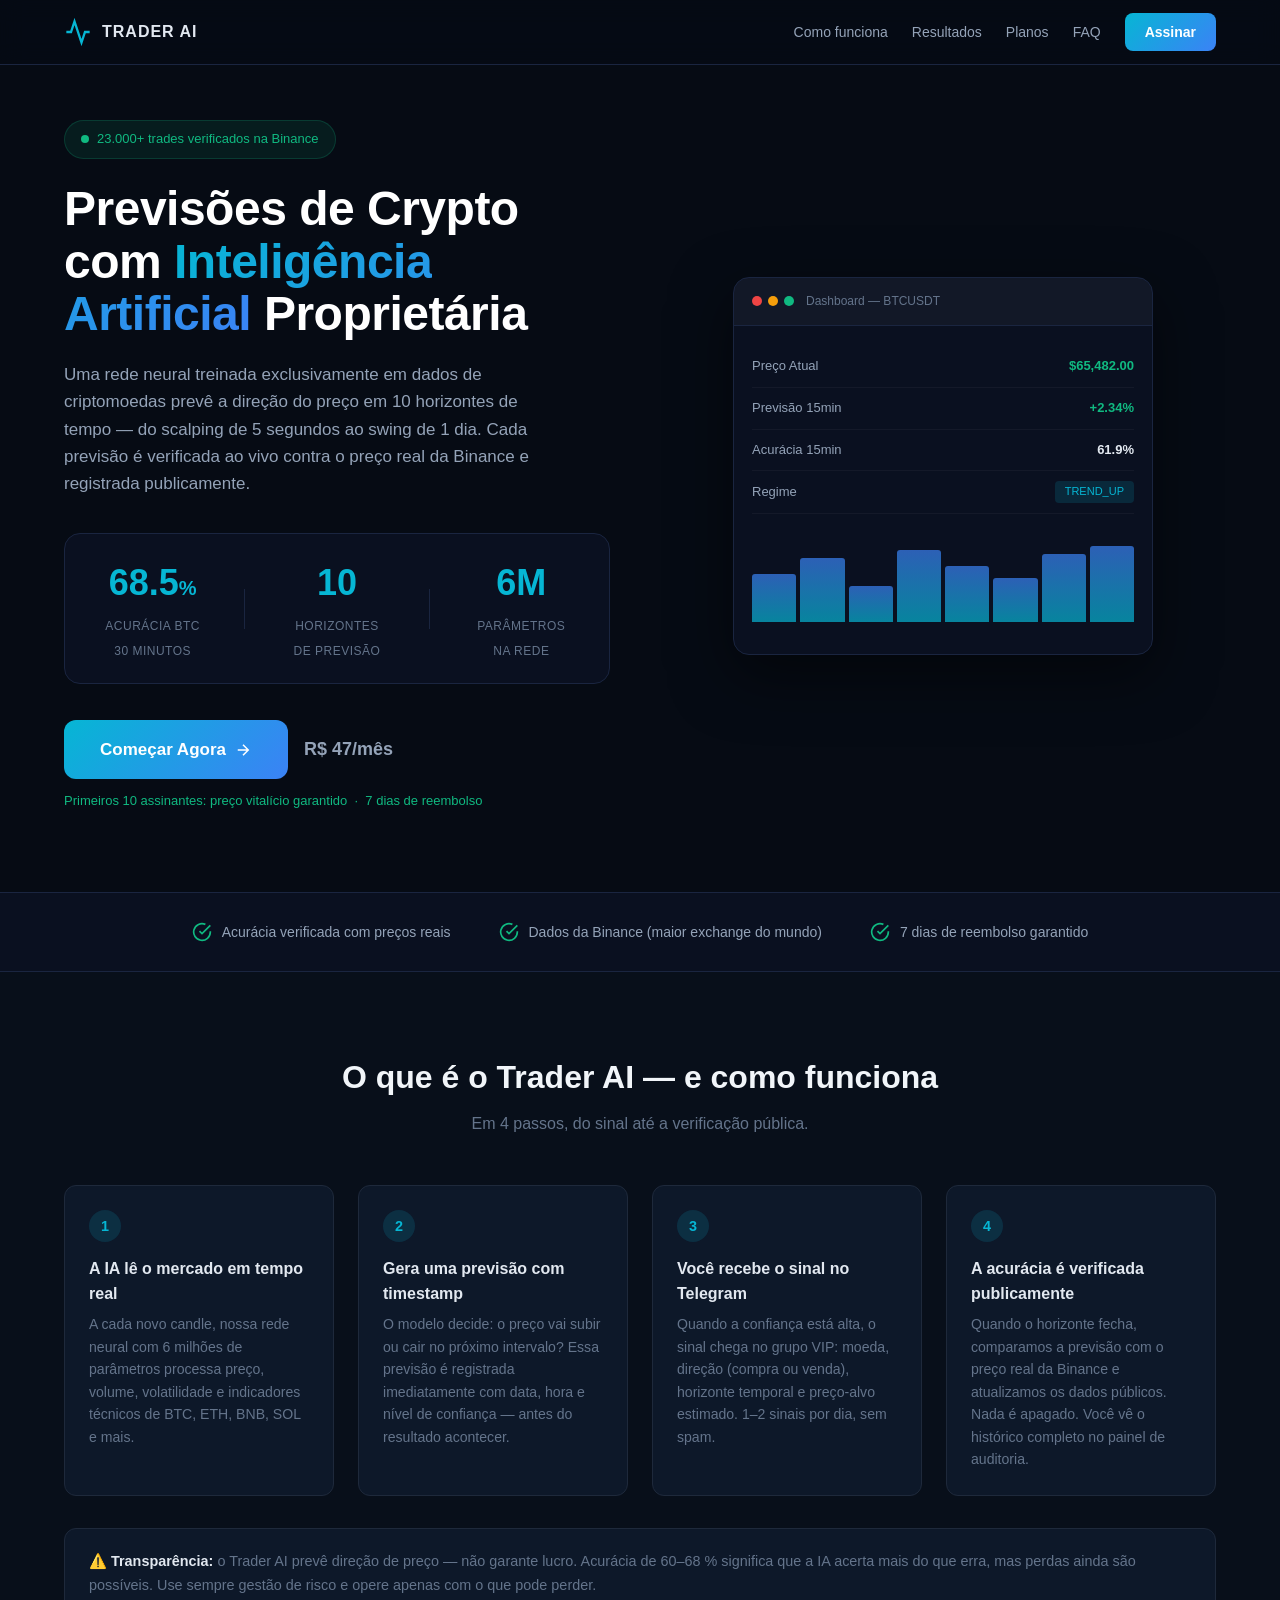
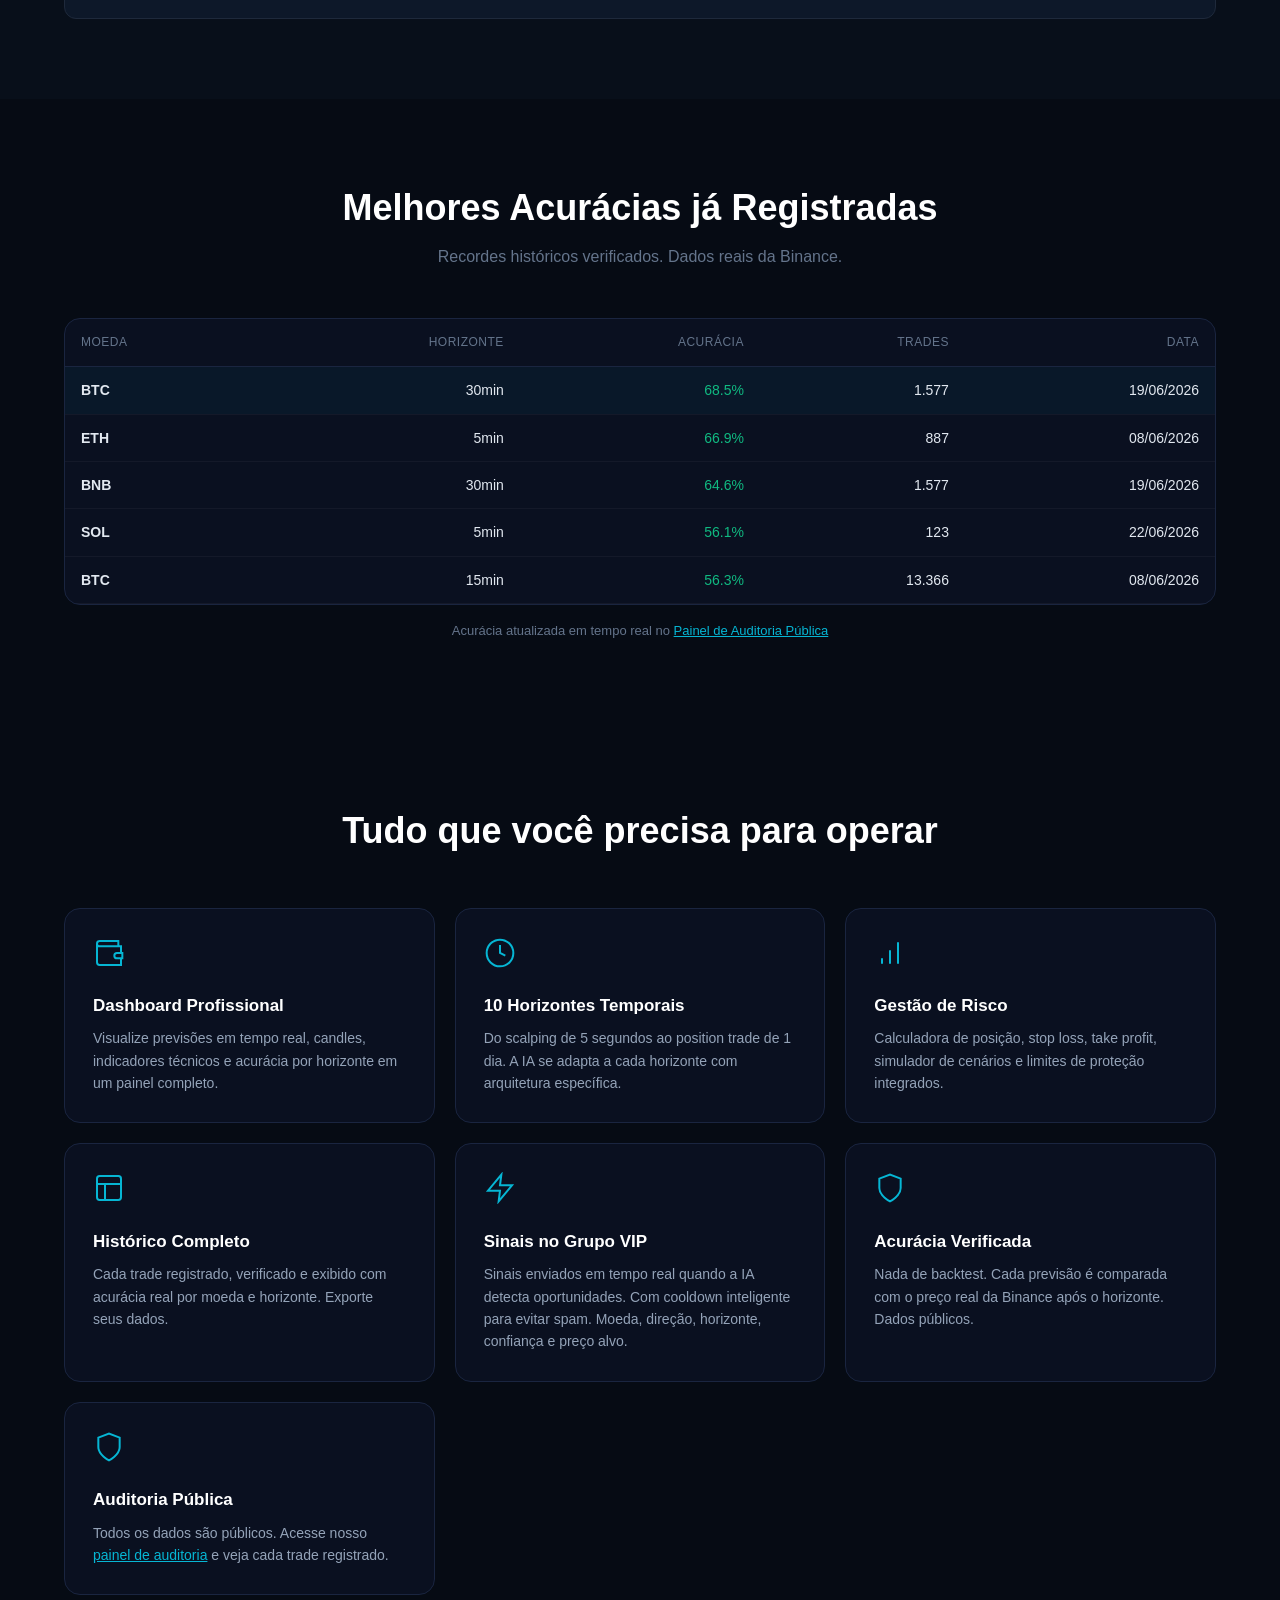
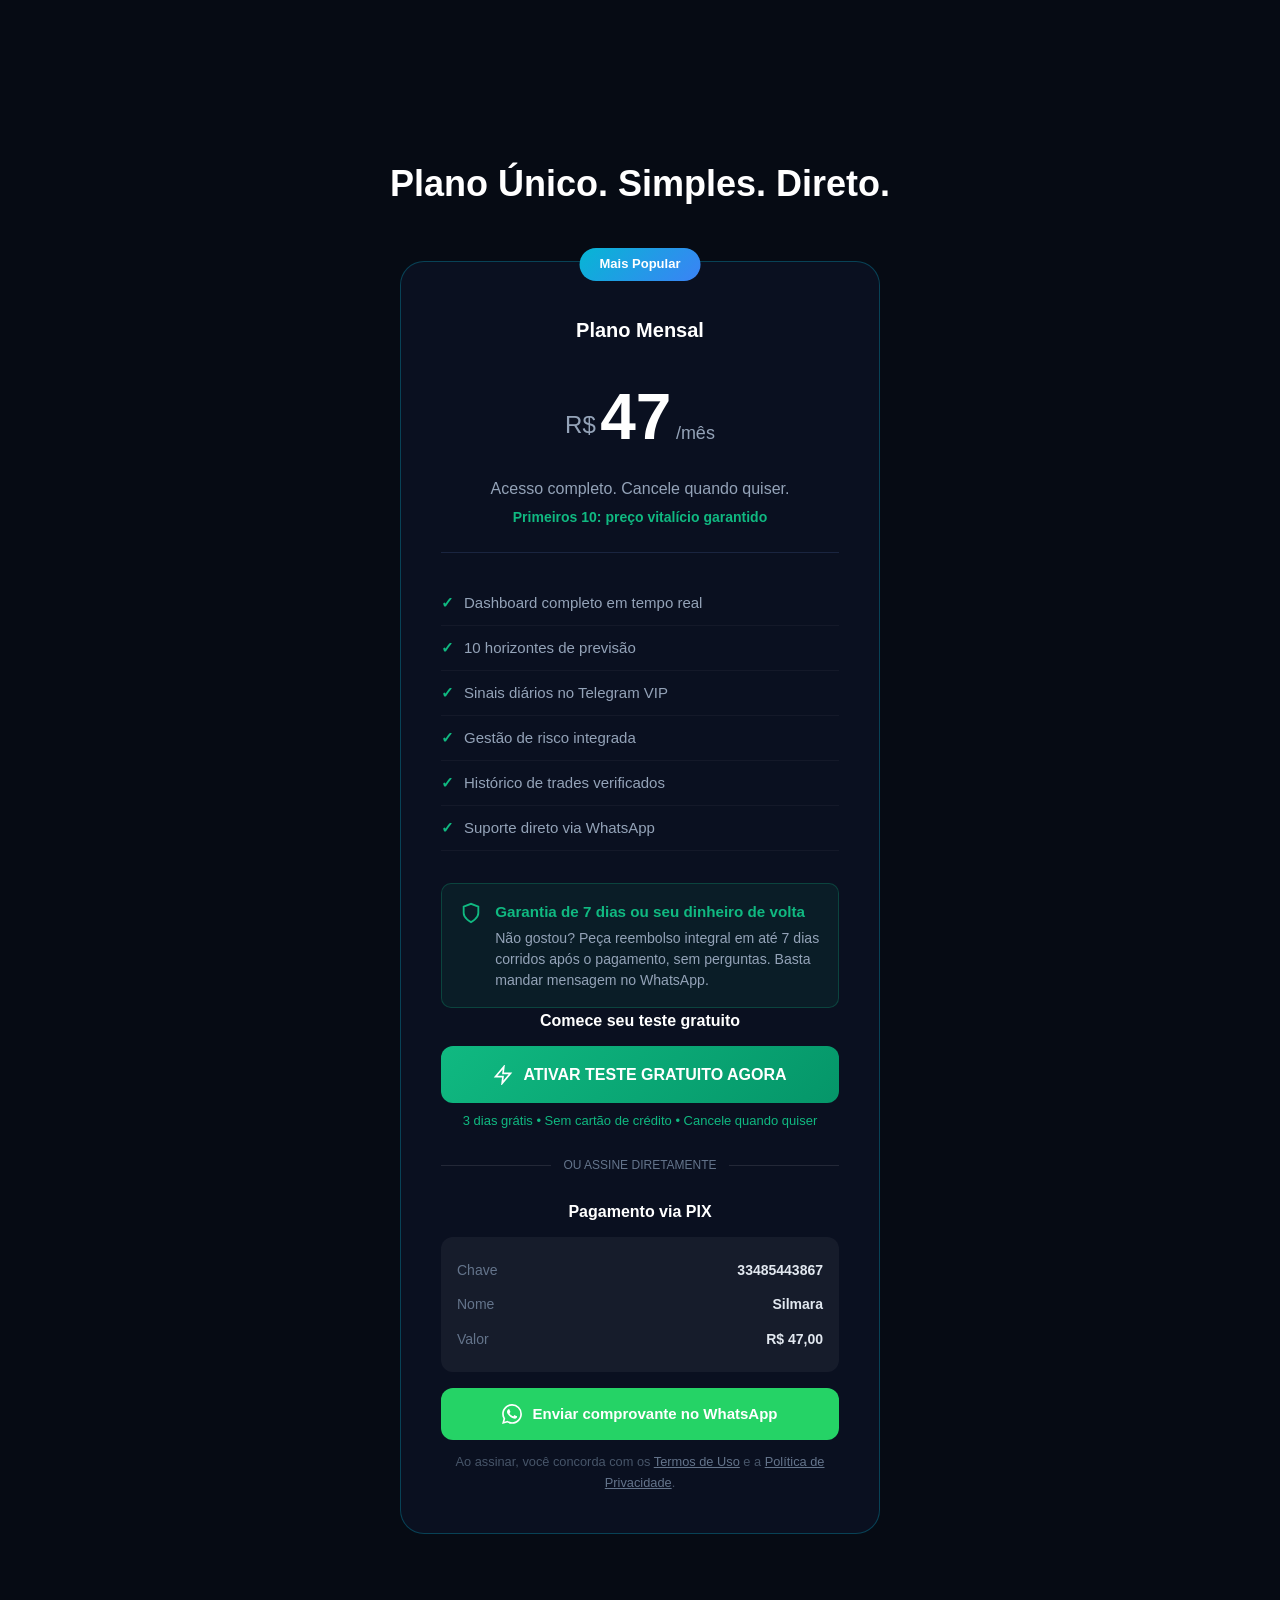
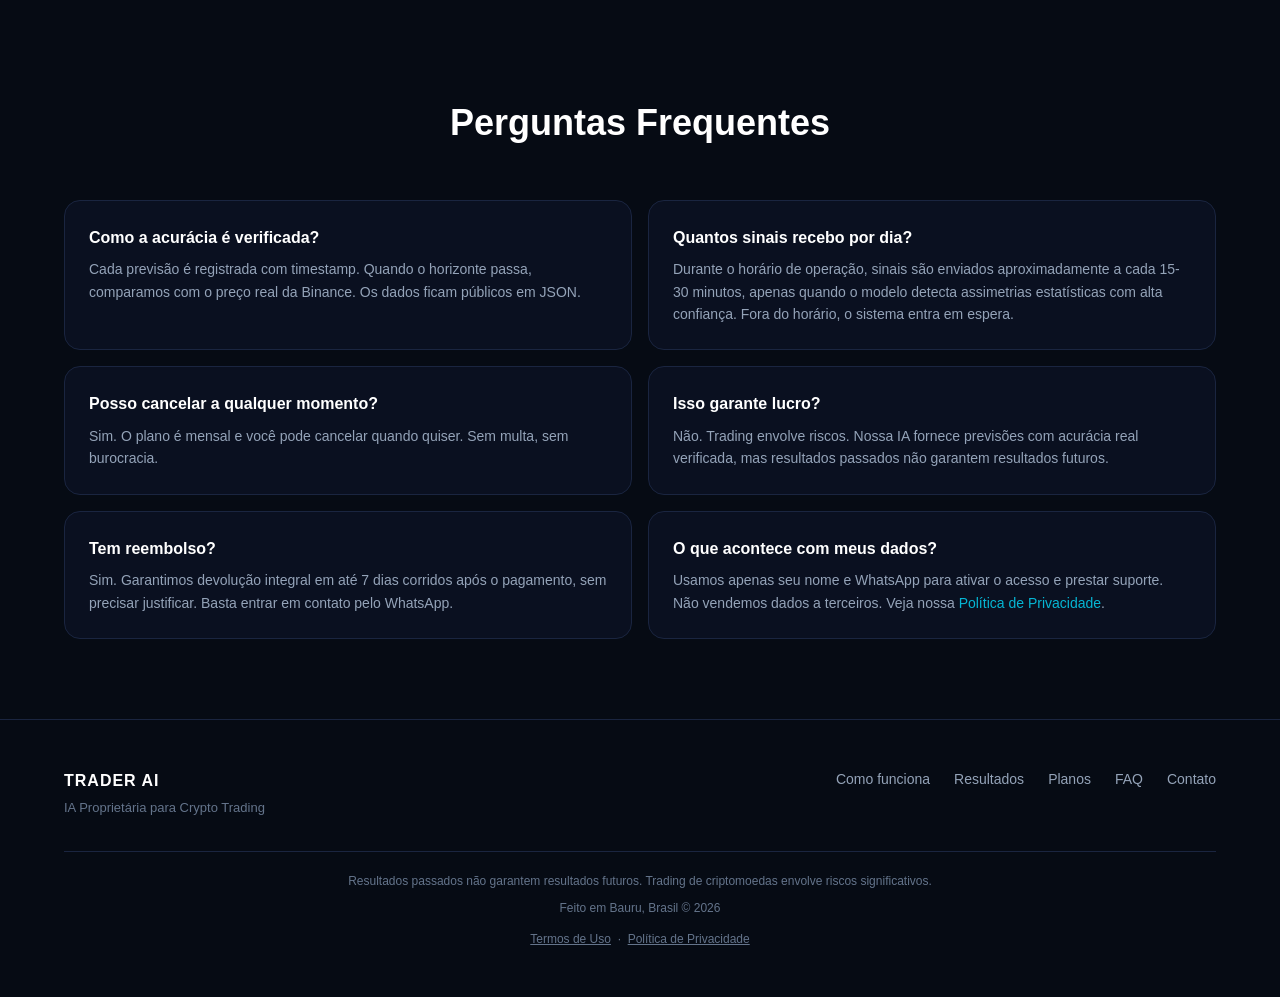
<file: index.html>
<!DOCTYPE html>
<html lang="pt-BR">
<head>
    <meta charset="UTF-8">
    <meta name="viewport" content="width=device-width, initial-scale=1.0">
    <title>Trader AI — Previsões de Criptomoedas com Inteligência Artificial</title>
    <meta name="description" content="Trader AI — Sistema de previsão de criptomoedas com IA proprietária. 10 horizontes temporais. Acurácia real verificada na Binance. Dashboard profissional.">
    <link rel="stylesheet" href="style.css">
    <link rel="icon" href="data:,">

    <!-- Modal de Termos e Política -->
    <style>
        /* ── Modal ── */
        .modal-overlay {
            display: none;
            position: fixed;
            inset: 0;
            background: rgba(0,0,0,.75);
            z-index: 9999;
            align-items: center;
            justify-content: center;
            padding: 1rem;
        }
        .modal-overlay.active { display: flex; }
        .modal-box {
            background: #0f172a;
            border: 1px solid #1e293b;
            border-radius: 12px;
            max-width: 680px;
            width: 100%;
            max-height: 80vh;
            overflow: hidden;
            display: flex;
            flex-direction: column;
        }
        .modal-header {
            display: flex;
            align-items: center;
            justify-content: space-between;
            padding: 1.25rem 1.5rem;
            border-bottom: 1px solid #1e293b;
        }
        .modal-header h3 { margin: 0; font-size: 1.1rem; color: #f1f5f9; }
        .modal-close {
            background: none;
            border: none;
            color: #94a3b8;
            cursor: pointer;
            font-size: 1.5rem;
            line-height: 1;
            padding: 0;
        }
        .modal-close:hover { color: #f1f5f9; }
        .modal-body {
            padding: 1.5rem;
            overflow-y: auto;
            color: #94a3b8;
            font-size: .93rem;
            line-height: 1.7;
        }
        .modal-body h4 { color: #e2e8f0; margin-top: 1.5rem; margin-bottom: .4rem; font-size: 1rem; }
        .modal-body h4:first-child { margin-top: 0; }
        .modal-body p { margin: 0 0 .75rem; }
        .modal-body ul { margin: 0 0 .75rem 1.25rem; }

        /* ── Garantia badge ── */
        .guarantee-badge {
            display: flex;
            align-items: flex-start;
            gap: .85rem;
            background: rgba(16,185,129,.08);
            border: 1px solid rgba(16,185,129,.25);
            border-radius: 10px;
            padding: 1rem 1.1rem;
            margin-top: 1rem;
        }
        .guarantee-badge svg { flex-shrink: 0; margin-top: 2px; }
        .guarantee-badge strong { display: block; color: #10b981; font-size: .95rem; margin-bottom: .2rem; }
        .guarantee-badge p { margin: 0; color: #94a3b8; font-size: .88rem; line-height: 1.5; }

        /* ── Seção "Como funciona" ── */
        .how-section { padding: 5rem 0; background: #080f1a; }
        .how-section h2 { text-align: center; font-size: 2rem; margin-bottom: .5rem; color: #f1f5f9; }
        .how-section .section-sub { text-align: center; color: #64748b; margin-bottom: 3rem; }
        .how-steps { display: grid; grid-template-columns: repeat(auto-fit, minmax(220px, 1fr)); gap: 1.5rem; }
        .how-step {
            background: #0d1829;
            border: 1px solid #1e293b;
            border-radius: 12px;
            padding: 1.5rem;
            position: relative;
        }
        .how-step-num {
            display: inline-flex;
            align-items: center;
            justify-content: center;
            width: 2rem;
            height: 2rem;
            border-radius: 50%;
            background: rgba(6,182,212,.15);
            color: #06b6d4;
            font-weight: 700;
            font-size: .9rem;
            margin-bottom: .85rem;
        }
        .how-step h4 { color: #e2e8f0; font-size: 1rem; margin: 0 0 .4rem; }
        .how-step p { color: #64748b; font-size: .88rem; margin: 0; line-height: 1.6; }

        /* ── Footer legal ── */
        .footer-legal {
            margin-top: .75rem;
            font-size: .8rem;
            color: #475569;
        }
        .footer-legal a { color: #64748b; text-decoration: underline; cursor: pointer; }
        .footer-legal a:hover { color: #94a3b8; }
    </style>
</head>
<body>

<!-- ══ MODAIS ══════════════════════════════════════════════════════════════ -->

<!-- Termos de Uso -->
<div class="modal-overlay" id="modal-terms">
    <div class="modal-box">
        <div class="modal-header">
            <h3>Termos de Uso</h3>
            <button class="modal-close" onclick="closeModal('modal-terms')">&times;</button>
        </div>
        <div class="modal-body">
            <p>Última atualização: junho de 2026.</p>

            <h4>1. Aceitação</h4>
            <p>Ao assinar ou utilizar o Trader AI você concorda integralmente com estes Termos. Se não concordar, não utilize o serviço.</p>

            <h4>2. Natureza do serviço</h4>
            <p>O Trader AI é um sistema de previsão baseado em inteligência artificial que analisa dados históricos de criptomoedas e emite estimativas de direção de preço. <strong>Não é serviço de consultoria financeira, gestão de investimentos ou corretora.</strong> Nenhuma previsão constitui indicação ou recomendação de compra ou venda.</p>

            <h4>3. Riscos</h4>
            <p>Mercados de criptomoedas são voláteis e imprevisíveis. Resultados passados não garantem resultados futuros. O usuário é o único responsável por suas decisões de trading e por eventuais perdas financeiras.</p>

            <h4>4. Acurácia</h4>
            <p>As métricas de acurácia divulgadas referem-se a previsões binárias (alta ou baixa) verificadas contra preços reais da Binance. Acurácia acima de 50 % indica capacidade preditiva, mas não elimina risco de perda.</p>

            <h4>5. Assinatura e pagamento</h4>
            <ul>
                <li>O plano mensal é cobrado via PIX no valor de R$ 47,00 por ciclo de 30 dias.</li>
                <li>O acesso é ativado após confirmação manual do pagamento via WhatsApp.</li>
                <li>O cancelamento pode ser solicitado a qualquer momento sem multa.</li>
            </ul>

            <h4>6. Garantia de reembolso</h4>
            <p>Oferecemos reembolso integral em até 7 dias corridos após o pagamento, sem necessidade de justificativa. Solicitações devem ser feitas via WhatsApp ou e-mail.</p>

            <h4>7. Propriedade intelectual</h4>
            <p>Todo o código, modelos, dados e conteúdo do Trader AI são de propriedade exclusiva dos seus desenvolvedores. É proibida a reprodução, revenda ou engenharia reversa sem autorização prévia por escrito.</p>

            <h4>8. Limitação de responsabilidade</h4>
            <p>O Trader AI não se responsabiliza por perdas diretas, indiretas ou consequentes decorrentes do uso das previsões. A responsabilidade máxima fica limitada ao valor pago nos últimos 30 dias.</p>

            <h4>9. Modificações</h4>
            <p>Estes termos podem ser atualizados a qualquer momento. O uso continuado do serviço após a publicação de alterações constitui aceitação das mudanças.</p>

            <h4>10. Foro</h4>
            <p>Fica eleito o foro da Comarca de Bauru/SP para dirimir quaisquer controvérsias.</p>
        </div>
    </div>
</div>

<!-- Política de Privacidade -->
<div class="modal-overlay" id="modal-privacy">
    <div class="modal-box">
        <div class="modal-header">
            <h3>Política de Privacidade</h3>
            <button class="modal-close" onclick="closeModal('modal-privacy')">&times;</button>
        </div>
        <div class="modal-body">
            <p>Última atualização: junho de 2026.</p>

            <h4>1. Dados coletados</h4>
            <p>Coletamos apenas os dados estritamente necessários para prestar o serviço:</p>
            <ul>
                <li>Nome e número de WhatsApp (para ativar e suportar a assinatura).</li>
                <li>Comprovante de pagamento enviado voluntariamente.</li>
                <li>Dados de uso do dashboard (logs anônimos para melhoria do sistema).</li>
            </ul>

            <h4>2. Uso dos dados</h4>
            <p>Os dados são usados exclusivamente para: ativar o acesso, enviar sinais no grupo VIP, prestar suporte e melhorar o modelo de IA. Não vendemos, alugamos nem compartilhamos dados pessoais com terceiros.</p>

            <h4>3. Armazenamento</h4>
            <p>Os dados são armazenados em servidores com criptografia. Comprovantes enviados via WhatsApp são excluídos após a confirmação do pagamento.</p>

            <h4>4. Seus direitos (LGPD)</h4>
            <p>Nos termos da Lei 13.709/2018, você pode solicitar a qualquer momento: acesso, correção, portabilidade ou exclusão dos seus dados. Basta entrar em contato via WhatsApp.</p>

            <h4>5. Cookies</h4>
            <p>O site utiliza apenas cookies técnicos essenciais para funcionamento. Não utilizamos cookies de rastreamento ou publicidade.</p>

            <h4>6. Contato</h4>
            <p>Dúvidas sobre privacidade: <a href="https://wa.me/14991840826" target="_blank">WhatsApp (14) 99184-0826</a>.</p>
        </div>
    </div>
</div>

<!-- ══ PÁGINA ══════════════════════════════════════════════════════════════ -->

    <!-- Navbar -->
    <nav class="navbar">
        <div class="container nav-content">
            <a href="#" class="logo">
                <svg width="28" height="28" viewBox="0 0 24 24" fill="none" stroke="currentColor" stroke-width="2"><polyline points="22 12 18 12 15 21 9 3 6 12 2 12"/></svg>
                <span>TRADER AI</span>
            </a>
            <div class="nav-links">
                <a href="#como-funciona">Como funciona</a>
                <a href="#resultados">Resultados</a>
                <a href="#planos">Planos</a>
                <a href="#faq">FAQ</a>
                <a href="#pagar" class="nav-cta">Assinar</a>
            </div>
        </div>
    </nav>

    <!-- Hero -->
    <section class="hero">
        <div class="container">
            <div class="hero-grid">
                <div class="hero-text">
                    <div class="hero-badge">
                        <span class="pulse"></span>
                        23.000+ trades verificados na Binance
                    </div>
                    <h1>
                        Previsões de Crypto com
                        <span class="gradient-text">Inteligência Artificial</span>
                        Proprietária
                    </h1>
                    <p class="hero-desc">
                        Uma rede neural treinada exclusivamente em dados de criptomoedas prevê a direção do preço em 10 horizontes de tempo — do scalping de 5 segundos ao swing de 1 dia. Cada previsão é verificada ao vivo contra o preço real da Binance e registrada publicamente.
                    </p>
                    
                    <!-- Métricas -->
                    <div class="hero-metrics">
                        <div class="hero-metric">
                            <span class="hero-metric-value">68.5<span class="unit">%</span></span>
                            <span class="hero-metric-label">Acurácia BTC<br>30 minutos</span>
                        </div>
                        <div class="hero-metric-divider"></div>
                        <div class="hero-metric">
                            <span class="hero-metric-value">10</span>
                            <span class="hero-metric-label">Horizontes<br>de Previsão</span>
                        </div>
                        <div class="hero-metric-divider"></div>
                        <div class="hero-metric">
                            <span class="hero-metric-value">6M</span>
                            <span class="hero-metric-label">Parâmetros<br>na Rede</span>
                        </div>
                    </div>

                    <!-- CTA -->
                    <div class="hero-cta">
                        <a href="#pagar" class="btn-primary">
                            Começar Agora
                            <svg width="18" height="18" viewBox="0 0 24 24" fill="none" stroke="currentColor" stroke-width="2"><path d="M5 12h14M12 5l7 7-7 7"/></svg>
                        </a>
                        <span class="hero-price">R$ 47/mês</span>
                    </div>
                    <p class="hero-guarantee">Primeiros 10 assinantes: preço vitalício garantido &nbsp;·&nbsp; 7 dias de reembolso</p>
                </div>

                <!-- Dashboard Preview -->
                <div class="hero-preview">
                    <div class="preview-card">
                        <div class="preview-header">
                            <div class="preview-dots">
                                <span></span><span></span><span></span>
                            </div>
                            <span class="preview-title">Dashboard — BTCUSDT</span>
                        </div>
                        <div class="preview-body">
                            <div class="preview-row">
                                <span>Preço Atual</span>
                                <span class="preview-value up">$65,482.00</span>
                            </div>
                            <div class="preview-row">
                                <span>Previsão 15min</span>
                                <span class="preview-value up">+2.34%</span>
                            </div>
                            <div class="preview-row">
                                <span>Acurácia 15min</span>
                                <span class="preview-value">61.9%</span>
                            </div>
                            <div class="preview-row">
                                <span>Regime</span>
                                <span class="preview-badge">trend_up</span>
                            </div>
                            <div class="preview-chart">
                                <div class="chart-bars">
                                    <span style="height:60%"></span><span style="height:80%"></span>
                                    <span style="height:45%"></span><span style="height:90%"></span>
                                    <span style="height:70%"></span><span style="height:55%"></span>
                                    <span style="height:85%"></span><span style="height:95%"></span>
                                </div>
                            </div>
                        </div>
                    </div>
                </div>
            </div>
        </div>
    </section>

    <!-- Trust Bar -->
    <section class="trust-bar">
        <div class="container">
            <div class="trust-items">
                <div class="trust-item">
                    <svg width="20" height="20" viewBox="0 0 24 24" fill="none" stroke="#10b981" stroke-width="2"><path d="M22 11.08V12a10 10 0 1 1-5.93-9.14"/><polyline points="22 4 12 14.01 9 11.01"/></svg>
                    <span>Acurácia verificada com preços reais</span>
                </div>
                <div class="trust-item">
                    <svg width="20" height="20" viewBox="0 0 24 24" fill="none" stroke="#10b981" stroke-width="2"><path d="M22 11.08V12a10 10 0 1 1-5.93-9.14"/><polyline points="22 4 12 14.01 9 11.01"/></svg>
                    <span>Dados da Binance (maior exchange do mundo)</span>
                </div>
                <div class="trust-item">
                    <svg width="20" height="20" viewBox="0 0 24 24" fill="none" stroke="#10b981" stroke-width="2"><path d="M22 11.08V12a10 10 0 1 1-5.93-9.14"/><polyline points="22 4 12 14.01 9 11.01"/></svg>
                    <span>7 dias de reembolso garantido</span>
                </div>
            </div>
        </div>
    </section>

    <!-- ══ COMO FUNCIONA (NOVA SEÇÃO) ══════════════════════════════════════ -->
    <section class="how-section" id="como-funciona">
        <div class="container">
            <h2>O que é o Trader AI — e como funciona</h2>
            <p class="section-sub">Em 4 passos, do sinal até a verificação pública.</p>

            <div class="how-steps">
                <div class="how-step">
                    <div class="how-step-num">1</div>
                    <h4>A IA lê o mercado em tempo real</h4>
                    <p>A cada novo candle, nossa rede neural com 6 milhões de parâmetros processa preço, volume, volatilidade e indicadores técnicos de BTC, ETH, BNB, SOL e mais.</p>
                </div>
                <div class="how-step">
                    <div class="how-step-num">2</div>
                    <h4>Gera uma previsão com timestamp</h4>
                    <p>O modelo decide: o preço vai subir ou cair no próximo intervalo? Essa previsão é registrada imediatamente com data, hora e nível de confiança — antes do resultado acontecer.</p>
                </div>
                <div class="how-step">
                    <div class="how-step-num">3</div>
                    <h4>Você recebe o sinal no Telegram</h4>
                    <p>Quando a confiança está alta, o sinal chega no grupo VIP: moeda, direção (compra ou venda), horizonte temporal e preço-alvo estimado. 1–2 sinais por dia, sem spam.</p>
                </div>
                <div class="how-step">
                    <div class="how-step-num">4</div>
                    <h4>A acurácia é verificada publicamente</h4>
                    <p>Quando o horizonte fecha, comparamos a previsão com o preço real da Binance e atualizamos os dados públicos. Nada é apagado. Você vê o histórico completo no painel de auditoria.</p>
                </div>
            </div>

            <div style="margin-top:2rem; padding: 1.25rem 1.5rem; background: #0d1829; border: 1px solid #1e293b; border-radius: 12px; color: #64748b; font-size: .9rem; line-height: 1.7;">
                <strong style="color:#e2e8f0;">⚠️ Transparência:</strong> o Trader AI prevê direção de preço — não garante lucro. Acurácia de 60–68 % significa que a IA acerta mais do que erra, mas perdas ainda são possíveis. Use sempre gestão de risco e opere apenas com o que pode perder.
            </div>
        </div>
    </section>

    <!-- Melhores Acuracias ja Registradas -->
    <section class="results" id="resultados">
        <div class="container">
            <h2>Melhores Acurácias já Registradas</h2>
            <p class="section-sub">Recordes históricos verificados. Dados reais da Binance.</p>
            
            <div class="results-table-wrapper">
                <table class="results-table">
                    <thead>
                        <tr>
                            <th>Moeda</th>
                            <th>Horizonte</th>
                            <th>Acurácia</th>
                            <th>Trades</th>
                            <th>Data</th>
                        </tr>
                    </thead>
                    <tbody>
                        <tr class="highlight-row">
                            <td><strong>BTC</strong></td>
                            <td>30min</td>
                            <td class="up">68.5%</td>
                            <td>1.577</td>
                            <td>19/06/2026</td>
                        </tr>
                        <tr>
                            <td><strong>ETH</strong></td>
                            <td>5min</td>
                            <td class="up">66.9%</td>
                            <td>887</td>
                            <td>08/06/2026</td>
                        </tr>
                        <tr>
                            <td><strong>BNB</strong></td>
                            <td>30min</td>
                            <td class="up">64.6%</td>
                            <td>1.577</td>
                            <td>19/06/2026</td>
                        </tr>
                        <tr>
                            <td><strong>SOL</strong></td>
                            <td>5min</td>
                            <td class="up">56.1%</td>
                            <td>123</td>
                            <td>22/06/2026</td>
                        </tr>
                        <tr>
                            <td><strong>BTC</strong></td>
                            <td>15min</td>
                            <td class="up">56.3%</td>
                            <td>13.366</td>
                            <td>08/06/2026</td>
                        </tr>
                    </tbody>
                </table>
            </div>
            <p class="results-note">
                Acurácia atualizada em tempo real no 
                <a href="dashboard.html" style="color:#06b6d4;">Painel de Auditoria Pública</a>
            </p>
        </div>
    </section>

    <!-- Features -->
    <section class="features">
        <div class="container">
            <h2>Tudo que você precisa para operar</h2>
            <div class="features-grid">
                <div class="feature-card">
                    <div class="feature-icon">
                        <svg width="32" height="32" viewBox="0 0 24 24" fill="none" stroke="#06b6d4" stroke-width="1.5"><path d="M21 12V7H5a2 2 0 0 1 0-4h14v4"/><path d="M3 5v14a2 2 0 0 0 2 2h16v-5"/><path d="M18 12a2 2 0 0 0 0 4h4v-4Z"/></svg>
                    </div>
                    <h3>Dashboard Profissional</h3>
                    <p>Visualize previsões em tempo real, candles, indicadores técnicos e acurácia por horizonte em um painel completo.</p>
                </div>
                <div class="feature-card">
                    <div class="feature-icon">
                        <svg width="32" height="32" viewBox="0 0 24 24" fill="none" stroke="#06b6d4" stroke-width="1.5"><circle cx="12" cy="12" r="10"/><path d="M12 6v6l4 2"/></svg>
                    </div>
                    <h3>10 Horizontes Temporais</h3>
                    <p>Do scalping de 5 segundos ao position trade de 1 dia. A IA se adapta a cada horizonte com arquitetura específica.</p>
                </div>
                <div class="feature-card">
                    <div class="feature-icon">
                        <svg width="32" height="32" viewBox="0 0 24 24" fill="none" stroke="#06b6d4" stroke-width="1.5"><path d="M12 20V10"/><path d="M18 20V4"/><path d="M6 20v-4"/></svg>
                    </div>
                    <h3>Gestão de Risco</h3>
                    <p>Calculadora de posição, stop loss, take profit, simulador de cenários e limites de proteção integrados.</p>
                </div>
                <div class="feature-card">
                    <div class="feature-icon">
                        <svg width="32" height="32" viewBox="0 0 24 24" fill="none" stroke="#06b6d4" stroke-width="1.5"><rect x="3" y="3" width="18" height="18" rx="2" ry="2"/><line x1="3" y1="9" x2="21" y2="9"/><line x1="9" y1="21" x2="9" y2="9"/></svg>
                    </div>
                    <h3>Histórico Completo</h3>
                    <p>Cada trade registrado, verificado e exibido com acurácia real por moeda e horizonte. Exporte seus dados.</p>
                </div>
                <div class="feature-card">
                    <div class="feature-icon">
                        <svg width="32" height="32" viewBox="0 0 24 24" fill="none" stroke="#06b6d4" stroke-width="1.5"><path d="M13 2L3 14h9l-1 8 10-12h-9l1-8z"/></svg>
                    </div>
                    <h3>Sinais no Grupo VIP</h3>
<p>Sinais enviados em tempo real quando a IA detecta oportunidades. Com cooldown inteligente para evitar spam. Moeda, direção, horizonte, confiança e preço alvo.</p>
                </div>
                <div class="feature-card">
                    <div class="feature-icon">
                        <svg width="32" height="32" viewBox="0 0 24 24" fill="none" stroke="#06b6d4" stroke-width="1.5"><path d="M12 22s8-4 8-10V5l-8-3-8 3v7c0 6 8 10 8 10z"/></svg>
                    </div>
                    <h3>Acurácia Verificada</h3>
                    <p>Nada de backtest. Cada previsão é comparada com o preço real da Binance após o horizonte. Dados públicos.</p>
                </div>
                <div class="feature-card">
                    <div class="feature-icon">
                        <svg width="32" height="32" viewBox="0 0 24 24" fill="none" stroke="#06b6d4" stroke-width="1.5"><path d="M12 22s8-4 8-10V5l-8-3-8 3v7c0 6 8 10 8 10z"/></svg>
                    </div>
                    <h3>Auditoria Pública</h3>
                    <p>Todos os dados são públicos. Acesse nosso <a href="dashboard.html" style="color:#06b6d4;">painel de auditoria</a> e veja cada trade registrado.</p>
                </div>
            </div>
        </div>
    </section>

    <!-- Planos -->
    <section class="pricing" id="planos">
        <div class="container">
            <h2>Plano Único. Simples. Direto.</h2>
            
            <div class="pricing-card" id="pagar">
                <div class="pricing-badge">Mais Popular</div>
                <h3>Plano Mensal</h3>
                <div class="pricing-price">
                    <span class="price-symbol">R$</span>
                    <span class="price-amount">47</span>
                    <span class="price-month">/mês</span>
                </div>
                <p class="pricing-desc">Acesso completo. Cancele quando quiser.</p>
                <p class="pricing-lifetime">Primeiros 10: preço vitalício garantido</p>
                
                <ul class="pricing-features">
                    <li>Dashboard completo em tempo real</li>
                    <li>10 horizontes de previsão</li>
                    <li>Sinais diários no Telegram VIP</li>
                    <li>Gestão de risco integrada</li>
                    <li>Histórico de trades verificados</li>
                    <li>Suporte direto via WhatsApp</li>
                </ul>

                <!-- Garantia de reembolso -->
                <div class="guarantee-badge">
                    <svg width="22" height="22" viewBox="0 0 24 24" fill="none" stroke="#10b981" stroke-width="2"><path d="M12 22s8-4 8-10V5l-8-3-8 3v7c0 6 8 10 8 10z"/></svg>
                    <div>
                        <strong>Garantia de 7 dias ou seu dinheiro de volta</strong>
                        <p>Não gostou? Peça reembolso integral em até 7 dias corridos após o pagamento, sem perguntas. Basta mandar mensagem no WhatsApp.</p>
                    </div>
                </div>

                <div class="payment-section">
                    <h4>Comece seu teste gratuito</h4>
                    
                    <a href="https://wa.me/14991840826?text=Olá!%20Quero%20testar%20o%20Trader%20AI%20por%203%20dias%20grátis!" 
                    class="btn-trial" 
                    target="_blank">
                        <svg width="20" height="20" viewBox="0 0 24 24" fill="none" stroke="currentColor" stroke-width="2">
                            <path d="M13 2L3 14h9l-1 8 10-12h-9l1-8z"/>
                        </svg>
                        ATIVAR TESTE GRATUITO AGORA
                    </a>
                    <p class="trial-note">3 dias grátis • Sem cartão de crédito • Cancele quando quiser</p>
                    
                    <div class="payment-divider">
                        <span>ou assine diretamente</span>
                    </div>
                    
                    <h4>Pagamento via PIX</h4>
                    <div class="pix-box">
                        <div class="pix-row">
                            <span class="pix-label">Chave</span>
                            <span class="pix-value">33485443867</span>
                        </div>
                        <div class="pix-row">
                            <span class="pix-label">Nome</span>
                            <span class="pix-value">Silmara</span>
                        </div>
                        <div class="pix-row">
                            <span class="pix-label">Valor</span>
                            <span class="pix-value">R$ 47,00</span>
                        </div>
                    </div>
                    
                    <a href="https://wa.me/14991840826" class="btn-whatsapp" target="_blank">
                        <svg width="20" height="20" viewBox="0 0 24 24" fill="currentColor"><path d="M17.472 14.382c-.297-.149-1.758-.867-2.03-.967-.273-.099-.471-.148-.67.15-.197.297-.767.966-.94 1.164-.173.199-.347.223-.644.075-.297-.15-1.255-.463-2.39-1.475-.883-.788-1.48-1.761-1.653-2.059-.173-.297-.018-.458.13-.606.134-.133.298-.347.446-.52.149-.174.198-.298.298-.497.099-.198.05-.371-.025-.52-.075-.149-.669-1.612-.916-2.207-.242-.579-.487-.5-.669-.51-.173-.008-.371-.01-.57-.01-.198 0-.52.074-.792.372-.272.297-1.04 1.016-1.04 2.479 0 1.462 1.065 2.875 1.213 3.074.149.198 2.096 3.2 5.077 4.487.709.306 1.262.489 1.694.625.712.227 1.36.195 1.871.118.571-.085 1.758-.719 2.006-1.413.248-.694.248-1.289.173-1.413-.074-.124-.272-.198-.57-.347m-5.421 7.403h-.004a9.87 9.87 0 0 1-5.031-1.378l-.361-.214-3.741.982.998-3.648-.235-.374a9.86 9.86 0 0 1-1.51-5.26c.001-5.45 4.436-9.884 9.888-9.884 2.64 0 5.122 1.03 6.988 2.898a9.825 9.825 0 0 1 2.893 6.994c-.003 5.45-4.437 9.884-9.885 9.884m8.413-18.297A11.815 11.815 0 0 0 12.05 0C5.495 0 .16 5.335.157 11.892c0 2.096.547 4.142 1.588 5.945L.057 24l6.305-1.654a11.882 11.882 0 0 0 5.683 1.448h.005c6.554 0 11.89-5.335 11.893-11.893a11.821 11.821 0 0 0-3.48-8.413Z"/></svg>
                        Enviar comprovante no WhatsApp
                    </a>

                    <p style="margin-top:.75rem; font-size:.8rem; color:#475569; text-align:center;">
                        Ao assinar, você concorda com os 
                        <a onclick="openModal('modal-terms')" style="color:#64748b; text-decoration:underline; cursor:pointer;">Termos de Uso</a> 
                        e a 
                        <a onclick="openModal('modal-privacy')" style="color:#64748b; text-decoration:underline; cursor:pointer;">Política de Privacidade</a>.
                    </p>
                </div>
            </div>
        </div>
    </section>

    <!-- FAQ -->
    <section class="faq" id="faq">
        <div class="container">
            <h2>Perguntas Frequentes</h2>
            <div class="faq-grid">
                <div class="faq-card">
                    <h3>Como a acurácia é verificada?</h3>
                    <p>Cada previsão é registrada com timestamp. Quando o horizonte passa, comparamos com o preço real da Binance. Os dados ficam públicos em JSON.</p>
                </div>
                <div class="faq-card">
                    <h3>Quantos sinais recebo por dia?</h3>
<p>Durante o horário de operação, sinais são enviados aproximadamente a cada 15-30 minutos, apenas quando o modelo detecta assimetrias estatísticas com alta confiança. Fora do horário, o sistema entra em espera.</p>
                </div>
                <div class="faq-card">
                    <h3>Posso cancelar a qualquer momento?</h3>
                    <p>Sim. O plano é mensal e você pode cancelar quando quiser. Sem multa, sem burocracia.</p>
                </div>
                <div class="faq-card">
                    <h3>Isso garante lucro?</h3>
                    <p>Não. Trading envolve riscos. Nossa IA fornece previsões com acurácia real verificada, mas resultados passados não garantem resultados futuros.</p>
                </div>
                <div class="faq-card">
                    <h3>Tem reembolso?</h3>
                    <p>Sim. Garantimos devolução integral em até 7 dias corridos após o pagamento, sem precisar justificar. Basta entrar em contato pelo WhatsApp.</p>
                </div>
                <div class="faq-card">
                    <h3>O que acontece com meus dados?</h3>
                    <p>Usamos apenas seu nome e WhatsApp para ativar o acesso e prestar suporte. Não vendemos dados a terceiros. Veja nossa <a onclick="openModal('modal-privacy')" style="color:#06b6d4; cursor:pointer;">Política de Privacidade</a>.</p>
                </div>
            </div>
        </div>
    </section>

    <!-- Footer -->
    <footer>
        <div class="container">
            <div class="footer-content">
                <div class="footer-brand">
                    <span class="logo-text">TRADER AI</span>
                    <p>IA Proprietária para Crypto Trading</p>
                </div>
                <div class="footer-links">
                    <a href="#como-funciona">Como funciona</a>
                    <a href="#resultados">Resultados</a>
                    <a href="#planos">Planos</a>
                    <a href="#faq">FAQ</a>
                    <a href="https://wa.me/14991840826">Contato</a>
                </div>
            </div>
            <div class="footer-bottom">
                <p>Resultados passados não garantem resultados futuros. Trading de criptomoedas envolve riscos significativos.</p>
                <p class="footer-copy">Feito em Bauru, Brasil &copy; 2026</p>
                <p class="footer-legal">
                    <a onclick="openModal('modal-terms')">Termos de Uso</a>
                    &nbsp;·&nbsp;
                    <a onclick="openModal('modal-privacy')">Política de Privacidade</a>
                </p>
            </div>
        </div>
    </footer>

<script>
    function openModal(id) {
        document.getElementById(id).classList.add('active');
        document.body.style.overflow = 'hidden';
    }
    function closeModal(id) {
        document.getElementById(id).classList.remove('active');
        document.body.style.overflow = '';
    }
    // Fechar clicando fora do box
    document.querySelectorAll('.modal-overlay').forEach(overlay => {
        overlay.addEventListener('click', e => {
            if (e.target === overlay) closeModal(overlay.id);
        });
    });
    // Fechar com Esc
    document.addEventListener('keydown', e => {
        if (e.key === 'Escape') {
            document.querySelectorAll('.modal-overlay.active').forEach(m => closeModal(m.id));
        }
    });
</script>
</body>
</html>
</file>
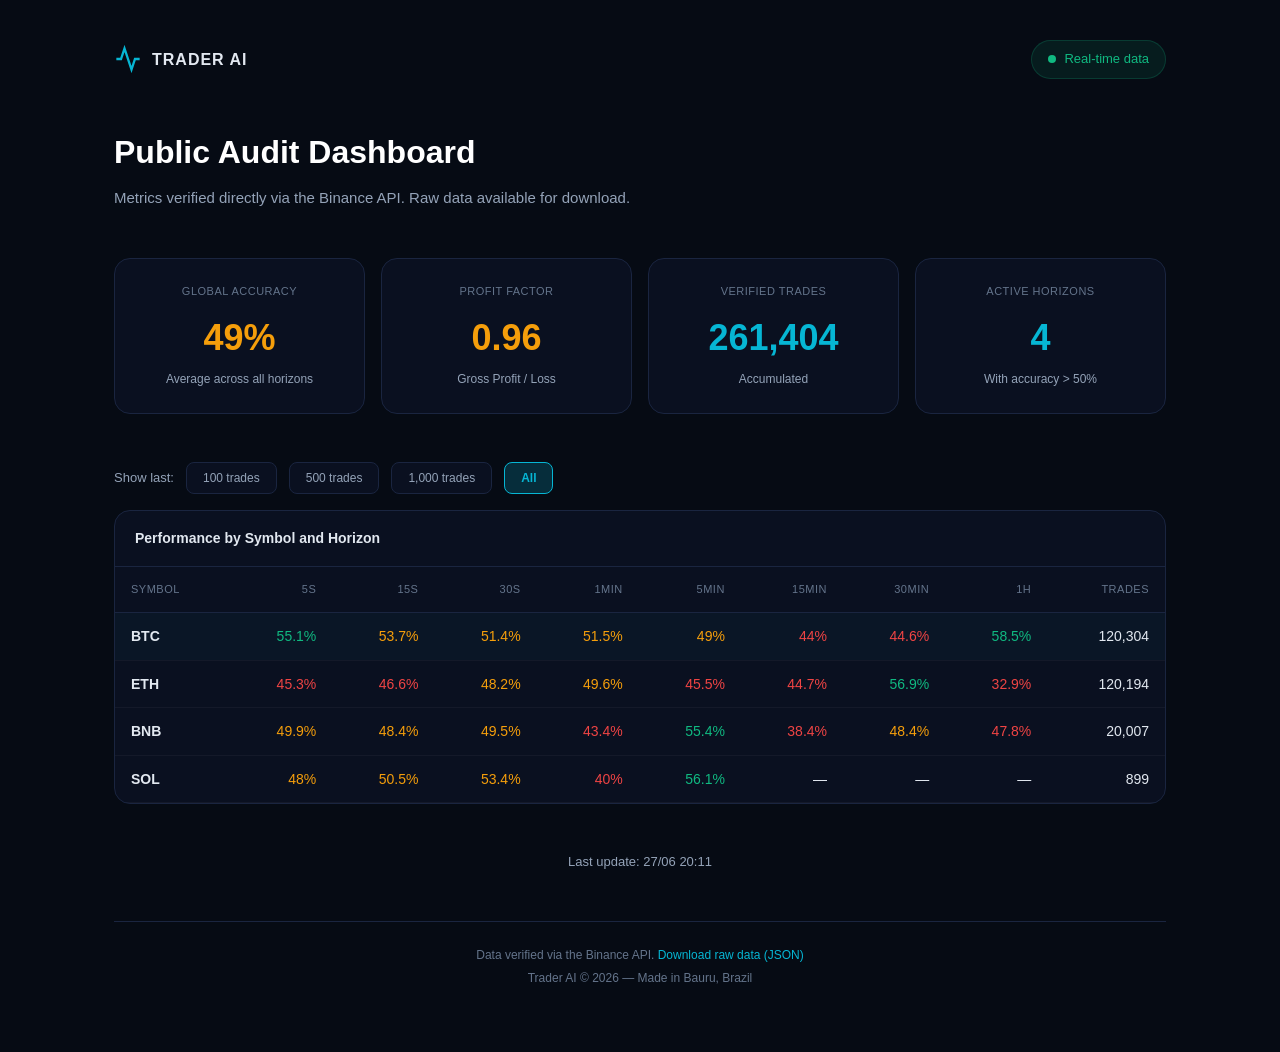
<file: dashboard-en.html>
<!DOCTYPE html>
<html lang="en">
<head>
    <meta charset="UTF-8">
    <meta name="viewport" content="width=device-width, initial-scale=1.0">
    <title>Trader AI — Public Audit</title>
    <link rel="icon" href="data:,">
    <style>
        :root {
            --bg: #060b14;
            --bg-card: #0a1020;
            --border: #1a2540;
            --cyan: #06b6d4;
            --blue: #3b82f6;
            --green: #10b981;
            --red: #ef4444;
            --text: #e2e8f0;
            --text-dim: #94a3b8;
            --text-muted: #64748b;
        }

        * { margin: 0; padding: 0; box-sizing: border-box; }

        body {
            font-family: -apple-system, BlinkMacSystemFont, 'Segoe UI', 'Inter', Roboto, sans-serif;
            background: var(--bg);
            color: var(--text);
            line-height: 1.6;
            -webkit-font-smoothing: antialiased;
            min-height: 100vh;
        }

        .container {
            max-width: 1100px;
            margin: 0 auto;
            padding: 40px 24px;
        }

        /* Header */
        .header {
            display: flex;
            align-items: center;
            justify-content: space-between;
            margin-bottom: 48px;
            flex-wrap: wrap;
            gap: 16px;
        }

        .logo {
            display: flex;
            align-items: center;
            gap: 10px;
            color: var(--text);
            text-decoration: none;
            font-weight: 700;
            font-size: 16px;
            letter-spacing: 1px;
        }

        .logo svg {
            color: var(--cyan);
        }

        .status {
            display: flex;
            align-items: center;
            gap: 8px;
            padding: 8px 16px;
            background: rgba(16, 185, 129, 0.1);
            border: 1px solid rgba(16, 185, 129, 0.2);
            border-radius: 50px;
            font-size: 13px;
            color: var(--green);
        }

        .pulse {
            width: 8px;
            height: 8px;
            background: var(--green);
            border-radius: 50%;
            animation: pulse 2s infinite;
        }

        @keyframes pulse {
            0%, 100% { opacity: 1; }
            50% { opacity: 0.4; }
        }

        h1 {
            font-size: 32px;
            font-weight: 800;
            color: #fff;
            margin-bottom: 8px;
        }

        .subtitle {
            color: var(--text-dim);
            font-size: 15px;
            margin-bottom: 48px;
        }

        /* Cards */
        .cards-grid {
            display: grid;
            grid-template-columns: repeat(4, 1fr);
            gap: 16px;
            margin-bottom: 48px;
        }

        .card {
            background: var(--bg-card);
            border: 1px solid var(--border);
            border-radius: 16px;
            padding: 24px;
            text-align: center;
        }

        .card-label {
            font-size: 11px;
            color: var(--text-muted);
            text-transform: uppercase;
            letter-spacing: 0.5px;
            margin-bottom: 8px;
        }

        .card-value {
            font-size: 36px;
            font-weight: 800;
            color: var(--cyan);
        }

        .card-value.green { color: var(--green); }
        .card-value.yellow { color: #f59e0b; }

        .card-sub {
            font-size: 12px;
            color: var(--text-dim);
            margin-top: 4px;
        }

        /* Tabela */
        .table-section {
            background: var(--bg-card);
            border: 1px solid var(--border);
            border-radius: 16px;
            overflow: hidden;
            margin-bottom: 48px;
        }

        .table-header {
            padding: 16px 20px;
            border-bottom: 1px solid var(--border);
            font-size: 14px;
            font-weight: 600;
            color: var(--text);
        }

        .table-wrapper {
            overflow-x: auto;
        }

        table {
            width: 100%;
            border-collapse: collapse;
            font-size: 14px;
        }

        th {
            text-align: right;
            padding: 14px 16px;
            color: var(--text-muted);
            font-weight: 500;
            font-size: 11px;
            text-transform: uppercase;
            letter-spacing: 0.5px;
            border-bottom: 1px solid var(--border);
        }

        th:first-child { text-align: left; }

        td {
            text-align: right;
            padding: 12px 16px;
            border-bottom: 1px solid rgba(255,255,255,0.04);
            font-weight: 500;
        }

        td:first-child { text-align: left; font-weight: 600; }

        .up { color: var(--green); }
        .down { color: var(--red); }
        .neutral { color: #f59e0b; }

        .highlight-row {
            background: rgba(6, 182, 212, 0.03);
        }

        /* Footer */
        .footer {
            text-align: center;
            padding: 24px 0;
            border-top: 1px solid var(--border);
        }

        .footer p {
            color: var(--text-muted);
            font-size: 12px;
        }

        .footer a {
            color: var(--cyan);
            text-decoration: none;
        }

        .footer a:hover {
            text-decoration: underline;
        }

        .last-update {
            color: var(--text-dim);
            font-size: 13px;
            text-align: center;
            margin-bottom: 48px;
        }

        /* Loading */
        .loading {
            text-align: center;
            padding: 60px;
            color: var(--text-muted);
        }

        .loading-dots {
            display: flex;
            justify-content: center;
            gap: 6px;
            margin-bottom: 16px;
        }

        .loading-dots span {
            width: 8px;
            height: 8px;
            background: var(--cyan);
            border-radius: 50%;
            animation: bounce 1.4s infinite ease-in-out;
        }

        .filter-bar {
    display: flex;
    align-items: center;
    gap: 10px;
    margin-bottom: 16px;
    flex-wrap: wrap;
        }

        .filter-btn {
            padding: 8px 16px;
            border-radius: 8px;
            border: 1px solid var(--border);
            background: var(--bg-card);
            color: var(--text-dim);
            cursor: pointer;
            font-size: 12px;
            font-weight: 500;
            transition: all 0.2s;
        }

        .filter-btn:hover {
            border-color: var(--cyan);
            color: #fff;
            background: rgba(6,182,212,0.1);
        }

        .filter-btn.active {
            background: rgba(6,182,212,0.2);
            border-color: var(--cyan);
            color: var(--cyan);
            font-weight: 600;
        }

        .loading-dots span:nth-child(1) { animation-delay: 0s; }
        .loading-dots span:nth-child(2) { animation-delay: 0.2s; }
        .loading-dots span:nth-child(3) { animation-delay: 0.4s; }

        @keyframes bounce {
            0%, 80%, 100% { transform: scale(0); }
            40% { transform: scale(1); }
        }

        /* Responsivo */
        @media (max-width: 768px) {
            .cards-grid {
                grid-template-columns: repeat(2, 1fr);
            }
            .card-value {
                font-size: 28px;
            }
            h1 {
                font-size: 24px;
            }
        }
    </style>
</head>
<body>
    <div class="container">
        <!-- Header -->
        <div class="header">
            <a href="https://torch-ai-official.github.io/trader-ai/" class="logo">
                <svg width="28" height="28" viewBox="0 0 24 24" fill="none" stroke="currentColor" stroke-width="2">
                    <polyline points="22 12 18 12 15 21 9 3 6 12 2 12"/>
                </svg>
                <span>TRADER AI</span>
            </a>
            <div class="status">
                <span class="pulse"></span>
                Real-time data
            </div>
        </div>

        <h1>Public Audit Dashboard</h1>
        <p class="subtitle">Metrics verified directly via the Binance API. Raw data available for download.</p>

        <!-- Cards de Métricas -->
        <div class="cards-grid" id="metrics-cards">
            <div class="loading">
                <div class="loading-dots">
                    <span></span><span></span><span></span>
                </div>
                <p>Loading metrics...</p>
            </div>
        </div>

        <!-- Add before the table -->
        <div class="filter-bar" style="display:flex;align-items:center;gap:12px;margin-bottom:16px;">
            <span style="font-size:13px;color:#94a3b8;">Show last:</span>
            <button onclick="filtrarTrades(100)" class="filter-btn">100 trades</button>
            <button onclick="filtrarTrades(500)" class="filter-btn">500 trades</button>
            <button onclick="filtrarTrades(1000)" class="filter-btn">1,000 trades</button>
            <button onclick="filtrarTrades(0)" class="filter-btn active">All</button>
        </div>

        <!-- Tabela de Performance -->
        <div class="table-section">
            <div class="table-header">Performance by Symbol and Horizon</div>
            <div class="table-wrapper" id="performance-table">
                <div class="loading">
                    <div class="loading-dots">
                        <span></span><span></span><span></span>
                    </div>
                    <p>Loading performance data...</p>
                </div>
            </div>
        </div>

        <p class="last-update" id="update-time">Last update: --</p>

        <!-- Footer -->
        <div class="footer">
            <p>
                Data verified via the Binance API. 
                <a href="dados.json" target="_blank">Download raw data (JSON)</a>
            </p>
            <p style="margin-top: 4px;">Trader AI &copy; 2026 — Made in Bauru, Brazil</p>
        </div>
    </div>

    <script>
        let dadosAcumulados = null;
        let cacheJanelas = {};   // {100: dados, 500: dados, 1000: dados}

        // Load accumulated data on startup
        fetch('dados.json?t=' + Date.now())
            .then(r => r.json())
            .then(acumulado => {
                dadosAcumulados = acumulado;
                renderMetrics(acumulado);
                renderPerformance(acumulado, 0);
                document.getElementById('update-time').innerText =
                    'Last update: ' + (acumulado.ultima_atualizacao || '--');
            })
            .catch(err => console.error('Error loading data:', err));

        function filtrarTrades(n) {
            document.querySelectorAll('.filter-btn').forEach(b => b.classList.remove('active'));
            event.target.classList.add('active');

            if (n === 0) {
                renderPerformance(dadosAcumulados, 0);
                return;
            }

            // If already cached, use directly
            if (cacheJanelas[n]) {
                renderPerformance(cacheJanelas[n], n);
                return;
            }

            // Fetch the file for the specific window
            document.getElementById('performance-table').innerHTML =
                '<div class="loading"><div class="loading-dots"><span></span><span></span><span></span></div><p>Loading last ' + n + ' trades...</p></div>';

            fetch(`dados_${n}.json?t=` + Date.now())
                .then(r => r.json())
                .then(dados => {
                    cacheJanelas[n] = dados;
                    renderPerformance(dados, n);
                })
                .catch(() => {
                    // Fallback: if the file does not exist yet, notify the user
                    document.getElementById('performance-table').innerHTML =
                        '<div class="loading"><p>⌛ Windowed data not available yet — please wait for the next update cycle.</p></div>';
                });
        }

        function renderMetrics(data) {
            const grid = document.getElementById('metrics-cards');
            const acuraciaGeral = data.acuracia_geral || data.acuracia || 0;
            const profitFactor = data.profit_factor || 0;
            const totalTrades = data.total_trades || 0;
            const melhoresHorizontes = data.melhores_horizontes || 0;

            grid.innerHTML = `
                <div class="card">
                    <div class="card-label">Global Accuracy</div>
                    <div class="card-value ${acuraciaGeral >= 52 ? 'green' : 'yellow'}">${acuraciaGeral}%</div>
                    <div class="card-sub">Average across all horizons</div>
                </div>
                <div class="card">
                    <div class="card-label">Profit Factor</div>
                    <div class="card-value ${profitFactor >= 1.2 ? 'green' : 'yellow'}">${profitFactor}</div>
                    <div class="card-sub">Gross Profit / Loss</div>
                </div>
                <div class="card">
                    <div class="card-label">Verified Trades</div>
                    <div class="card-value">${Number(totalTrades).toLocaleString()}</div>
                    <div class="card-sub">Accumulated</div>
                </div>
                <div class="card">
                    <div class="card-label">Active Horizons</div>
                    <div class="card-value">${melhoresHorizontes}</div>
                    <div class="card-sub">With accuracy > 50%</div>
                </div>
            `;
        }

        function renderPerformance(data, filtroN) {
            const tableDiv = document.getElementById('performance-table');
            const tableHeader = document.querySelector('.table-header');
            
            if (filtroN > 0) {
                tableHeader.innerHTML = `Performance <span style="font-size:11px;color:var(--cyan);">(last ${filtroN} trades)</span>`;
            } else {
                tableHeader.innerHTML = 'Performance by Symbol and Horizon';
            }
            
            if (!data.performance || data.performance.length === 0) {
                tableDiv.innerHTML = '<div class="loading"><p>📊 No performance data available yet.</p></div>';
                return;
            }

            let html = `
                <table>
                    <thead>
                        <tr>
                            <th>Symbol</th>
                            <th>5s</th>
                            <th>15s</th>
                            <th>30s</th>
                            <th>1min</th>
                            <th>5min</th>
                            <th>15min</th>
                            <th>30min</th>
                            <th>1h</th>
                            <th>Trades</th>
                        </tr>
                    </thead>
                    <tbody>
            `;

            data.performance.forEach((moeda, idx) => {
                const rowClass = idx === 0 ? 'highlight-row' : '';
                html += `<tr class="${rowClass}">
                    <td><strong>${moeda.symbol}</strong></td>
                    ${moeda.acuracia_5s !== undefined ? `<td class="${getColor(moeda.acuracia_5s)}">${moeda.acuracia_5s}%</td>` : '<td>—</td>'}
                    ${moeda.acuracia_15s !== undefined ? `<td class="${getColor(moeda.acuracia_15s)}">${moeda.acuracia_15s}%</td>` : '<td>—</td>'}
                    ${moeda.acuracia_30s !== undefined ? `<td class="${getColor(moeda.acuracia_30s)}">${moeda.acuracia_30s}%</td>` : '<td>—</td>'}
                    ${moeda.acuracia_60s !== undefined ? `<td class="${getColor(moeda.acuracia_60s)}">${moeda.acuracia_60s}%</td>` : '<td>—</td>'}
                    ${moeda.acuracia_300s !== undefined ? `<td class="${getColor(moeda.acuracia_300s)}">${moeda.acuracia_300s}%</td>` : '<td>—</td>'}
                    ${moeda.acuracia_900s !== undefined ? `<td class="${getColor(moeda.acuracia_900s)}">${moeda.acuracia_900s}%</td>` : '<td>—</td>'}
                    ${moeda.acuracia_1800s !== undefined ? `<td class="${getColor(moeda.acuracia_1800s)}">${moeda.acuracia_1800s}%</td>` : '<td>—</td>'}
                    ${moeda.acuracia_3600s !== undefined ? `<td class="${getColor(moeda.acuracia_3600s)}">${moeda.acuracia_3600s}%</td>` : '<td>—</td>'}
                    <td>${Number(moeda.total_trades || 0).toLocaleString()}</td>
                </tr>`;
            });

            html += '</tbody></table>';
            tableDiv.innerHTML = html;
        }

        function getColor(valor) {
            if (valor >= 55) return 'up';
            if (valor >= 48) return 'neutral';
            return 'down';
        }
    </script>
</body>
</html>
</file>
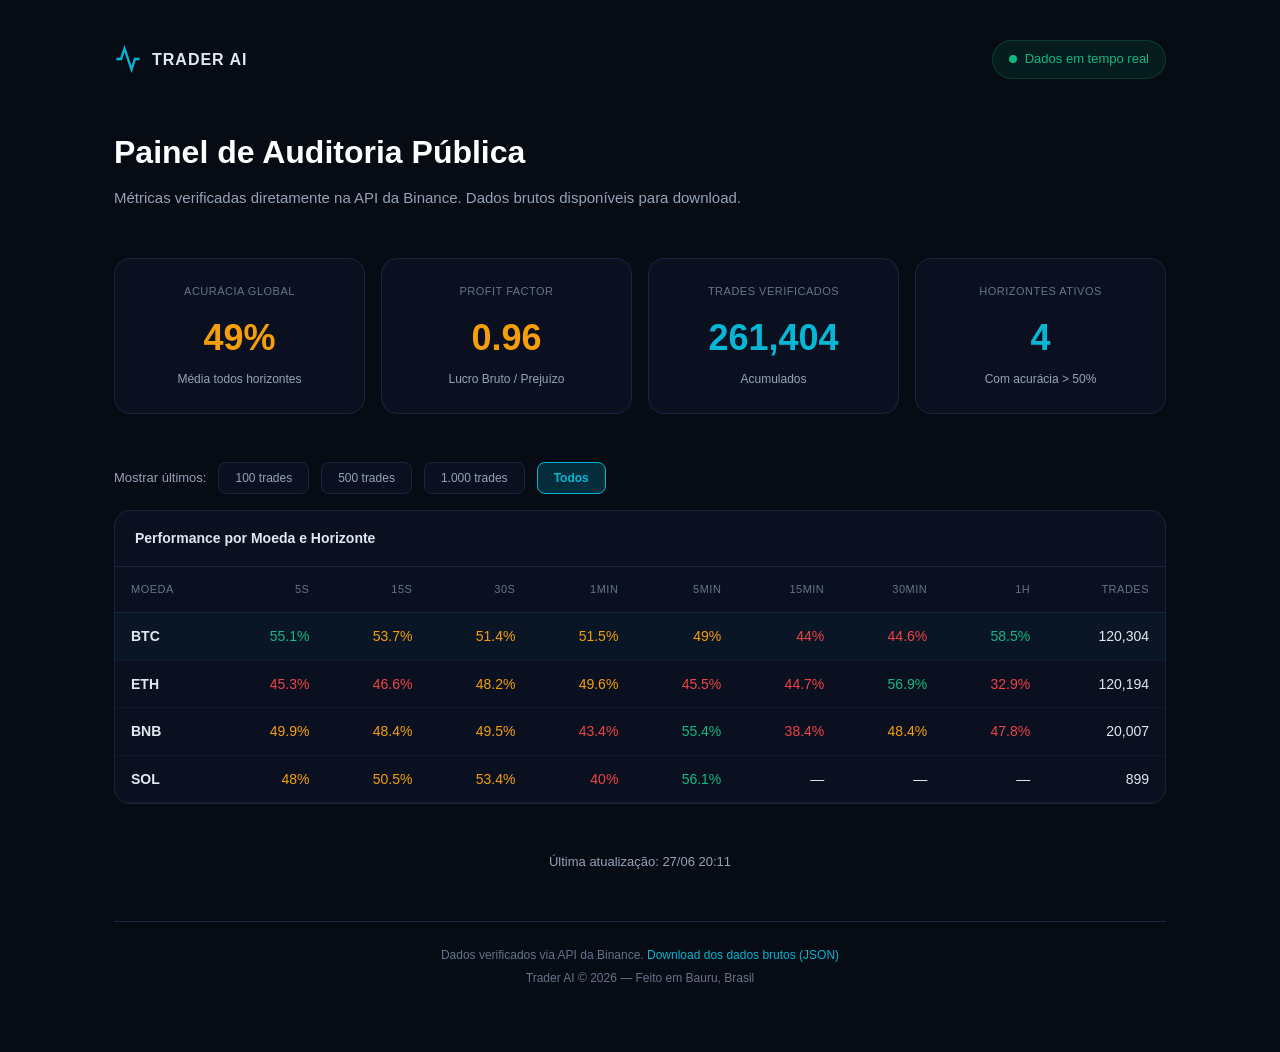
<file: dashboard.html>
<!DOCTYPE html>
<html lang="pt-BR">
<head>
    <meta charset="UTF-8">
    <meta name="viewport" content="width=device-width, initial-scale=1.0">
    <title>Trader AI — Auditoria Pública</title>
    <link rel="icon" href="data:,">
    <style>
        :root {
            --bg: #060b14;
            --bg-card: #0a1020;
            --border: #1a2540;
            --cyan: #06b6d4;
            --blue: #3b82f6;
            --green: #10b981;
            --red: #ef4444;
            --text: #e2e8f0;
            --text-dim: #94a3b8;
            --text-muted: #64748b;
        }

        * { margin: 0; padding: 0; box-sizing: border-box; }

        body {
            font-family: -apple-system, BlinkMacSystemFont, 'Segoe UI', 'Inter', Roboto, sans-serif;
            background: var(--bg);
            color: var(--text);
            line-height: 1.6;
            -webkit-font-smoothing: antialiased;
            min-height: 100vh;
        }

        .container {
            max-width: 1100px;
            margin: 0 auto;
            padding: 40px 24px;
        }

        /* Header */
        .header {
            display: flex;
            align-items: center;
            justify-content: space-between;
            margin-bottom: 48px;
            flex-wrap: wrap;
            gap: 16px;
        }

        .logo {
            display: flex;
            align-items: center;
            gap: 10px;
            color: var(--text);
            text-decoration: none;
            font-weight: 700;
            font-size: 16px;
            letter-spacing: 1px;
        }

        .logo svg {
            color: var(--cyan);
        }

        .status {
            display: flex;
            align-items: center;
            gap: 8px;
            padding: 8px 16px;
            background: rgba(16, 185, 129, 0.1);
            border: 1px solid rgba(16, 185, 129, 0.2);
            border-radius: 50px;
            font-size: 13px;
            color: var(--green);
        }

        .pulse {
            width: 8px;
            height: 8px;
            background: var(--green);
            border-radius: 50%;
            animation: pulse 2s infinite;
        }

        @keyframes pulse {
            0%, 100% { opacity: 1; }
            50% { opacity: 0.4; }
        }

        h1 {
            font-size: 32px;
            font-weight: 800;
            color: #fff;
            margin-bottom: 8px;
        }

        .subtitle {
            color: var(--text-dim);
            font-size: 15px;
            margin-bottom: 48px;
        }

        /* Cards */
        .cards-grid {
            display: grid;
            grid-template-columns: repeat(4, 1fr);
            gap: 16px;
            margin-bottom: 48px;
        }

        .card {
            background: var(--bg-card);
            border: 1px solid var(--border);
            border-radius: 16px;
            padding: 24px;
            text-align: center;
        }

        .card-label {
            font-size: 11px;
            color: var(--text-muted);
            text-transform: uppercase;
            letter-spacing: 0.5px;
            margin-bottom: 8px;
        }

        .card-value {
            font-size: 36px;
            font-weight: 800;
            color: var(--cyan);
        }

        .card-value.green { color: var(--green); }
        .card-value.yellow { color: #f59e0b; }

        .card-sub {
            font-size: 12px;
            color: var(--text-dim);
            margin-top: 4px;
        }

        /* Tabela */
        .table-section {
            background: var(--bg-card);
            border: 1px solid var(--border);
            border-radius: 16px;
            overflow: hidden;
            margin-bottom: 48px;
        }

        .table-header {
            padding: 16px 20px;
            border-bottom: 1px solid var(--border);
            font-size: 14px;
            font-weight: 600;
            color: var(--text);
        }

        .table-wrapper {
            overflow-x: auto;
        }

        table {
            width: 100%;
            border-collapse: collapse;
            font-size: 14px;
        }

        th {
            text-align: right;
            padding: 14px 16px;
            color: var(--text-muted);
            font-weight: 500;
            font-size: 11px;
            text-transform: uppercase;
            letter-spacing: 0.5px;
            border-bottom: 1px solid var(--border);
        }

        th:first-child { text-align: left; }

        td {
            text-align: right;
            padding: 12px 16px;
            border-bottom: 1px solid rgba(255,255,255,0.04);
            font-weight: 500;
        }

        td:first-child { text-align: left; font-weight: 600; }

        .up { color: var(--green); }
        .down { color: var(--red); }
        .neutral { color: #f59e0b; }

        .highlight-row {
            background: rgba(6, 182, 212, 0.03);
        }

        /* Footer */
        .footer {
            text-align: center;
            padding: 24px 0;
            border-top: 1px solid var(--border);
        }

        .footer p {
            color: var(--text-muted);
            font-size: 12px;
        }

        .footer a {
            color: var(--cyan);
            text-decoration: none;
        }

        .footer a:hover {
            text-decoration: underline;
        }

        .last-update {
            color: var(--text-dim);
            font-size: 13px;
            text-align: center;
            margin-bottom: 48px;
        }

        /* Loading */
        .loading {
            text-align: center;
            padding: 60px;
            color: var(--text-muted);
        }

        .loading-dots {
            display: flex;
            justify-content: center;
            gap: 6px;
            margin-bottom: 16px;
        }

        .loading-dots span {
            width: 8px;
            height: 8px;
            background: var(--cyan);
            border-radius: 50%;
            animation: bounce 1.4s infinite ease-in-out;
        }

        .filter-bar {
    display: flex;
    align-items: center;
    gap: 10px;
    margin-bottom: 16px;
    flex-wrap: wrap;
        }

        .filter-btn {
            padding: 8px 16px;
            border-radius: 8px;
            border: 1px solid var(--border);
            background: var(--bg-card);
            color: var(--text-dim);
            cursor: pointer;
            font-size: 12px;
            font-weight: 500;
            transition: all 0.2s;
        }

        .filter-btn:hover {
            border-color: var(--cyan);
            color: #fff;
            background: rgba(6,182,212,0.1);
        }

        .filter-btn.active {
            background: rgba(6,182,212,0.2);
            border-color: var(--cyan);
            color: var(--cyan);
            font-weight: 600;
        }

        .loading-dots span:nth-child(1) { animation-delay: 0s; }
        .loading-dots span:nth-child(2) { animation-delay: 0.2s; }
        .loading-dots span:nth-child(3) { animation-delay: 0.4s; }

        @keyframes bounce {
            0%, 80%, 100% { transform: scale(0); }
            40% { transform: scale(1); }
        }

        /* Responsivo */
        @media (max-width: 768px) {
            .cards-grid {
                grid-template-columns: repeat(2, 1fr);
            }
            .card-value {
                font-size: 28px;
            }
            h1 {
                font-size: 24px;
            }
        }
    </style>
</head>
<body>
    <div class="container">
        <!-- Header -->
        <div class="header">
            <a href="https://torch-ai-official.github.io/trader-ai/" class="logo">
                <svg width="28" height="28" viewBox="0 0 24 24" fill="none" stroke="currentColor" stroke-width="2">
                    <polyline points="22 12 18 12 15 21 9 3 6 12 2 12"/>
                </svg>
                <span>TRADER AI</span>
            </a>
            <div class="status">
                <span class="pulse"></span>
                Dados em tempo real
            </div>
        </div>

        <h1>Painel de Auditoria Pública</h1>
        <p class="subtitle">Métricas verificadas diretamente na API da Binance. Dados brutos disponíveis para download.</p>

        <!-- Cards de Métricas -->
        <div class="cards-grid" id="metrics-cards">
            <div class="loading">
                <div class="loading-dots">
                    <span></span><span></span><span></span>
                </div>
                <p>Carregando métricas...</p>
            </div>
        </div>

        <!-- Adicione ANTES da tabela -->
        <div class="filter-bar" style="display:flex;align-items:center;gap:12px;margin-bottom:16px;">
            <span style="font-size:13px;color:#94a3b8;">Mostrar últimos:</span>
            <button onclick="filtrarTrades(100)" class="filter-btn">100 trades</button>
            <button onclick="filtrarTrades(500)" class="filter-btn">500 trades</button>
            <button onclick="filtrarTrades(1000)" class="filter-btn">1.000 trades</button>
            <button onclick="filtrarTrades(0)" class="filter-btn active">Todos</button>
        </div>

        <!-- Tabela de Performance -->
        <div class="table-section">
            <div class="table-header">Performance por Moeda e Horizonte</div>
            <div class="table-wrapper" id="performance-table">
                <div class="loading">
                    <div class="loading-dots">
                        <span></span><span></span><span></span>
                    </div>
                    <p>Carregando dados de performance...</p>
                </div>
            </div>
        </div>

        <p class="last-update" id="update-time">Última atualização: --</p>

        <!-- Footer -->
        <div class="footer">
            <p>
                Dados verificados via API da Binance. 
                <a href="dados.json" target="_blank">Download dos dados brutos (JSON)</a>
            </p>
            <p style="margin-top: 4px;">Trader AI &copy; 2026 — Feito em Bauru, Brasil</p>
        </div>
    </div>

    <script>
        let dadosAcumulados = null;
        let cacheJanelas = {};   // {100: dados, 500: dados, 1000: dados}

        // Carrega acumulado na inicialização
        fetch('dados.json?t=' + Date.now())
            .then(r => r.json())
            .then(acumulado => {
                dadosAcumulados = acumulado;
                renderMetrics(acumulado);
                renderPerformance(acumulado, 0);
                document.getElementById('update-time').innerText =
                    'Última atualização: ' + (acumulado.ultima_atualizacao || '--');
            })
            .catch(err => console.error('Erro ao carregar dados:', err));

        function filtrarTrades(n) {
            document.querySelectorAll('.filter-btn').forEach(b => b.classList.remove('active'));
            event.target.classList.add('active');

            if (n === 0) {
                renderPerformance(dadosAcumulados, 0);
                return;
            }

            // Se já está em cache, usa direto
            if (cacheJanelas[n]) {
                renderPerformance(cacheJanelas[n], n);
                return;
            }

            // Busca o arquivo da janela específica
            document.getElementById('performance-table').innerHTML =
                '<div class="loading"><div class="loading-dots"><span></span><span></span><span></span></div><p>Carregando últimos ' + n + ' trades...</p></div>';

            fetch(`dados_${n}.json?t=` + Date.now())
                .then(r => r.json())
                .then(dados => {
                    cacheJanelas[n] = dados;
                    renderPerformance(dados, n);
                })
                .catch(() => {
                    // Fallback: se o arquivo não existir ainda, avisa o usuário
                    document.getElementById('performance-table').innerHTML =
                        '<div class="loading"><p>⌛ Dados por janela ainda não disponíveis — aguarde o próximo ciclo de atualização.</p></div>';
                });
        }

        function renderMetrics(data) {
            const grid = document.getElementById('metrics-cards');
            const acuraciaGeral = data.acuracia_geral || data.acuracia || 0;
            const profitFactor = data.profit_factor || 0;
            const totalTrades = data.total_trades || 0;
            const melhoresHorizontes = data.melhores_horizontes || 0;

            grid.innerHTML = `
                <div class="card">
                    <div class="card-label">Acurácia Global</div>
                    <div class="card-value ${acuraciaGeral >= 52 ? 'green' : 'yellow'}">${acuraciaGeral}%</div>
                    <div class="card-sub">Média todos horizontes</div>
                </div>
                <div class="card">
                    <div class="card-label">Profit Factor</div>
                    <div class="card-value ${profitFactor >= 1.2 ? 'green' : 'yellow'}">${profitFactor}</div>
                    <div class="card-sub">Lucro Bruto / Prejuízo</div>
                </div>
                <div class="card">
                    <div class="card-label">Trades Verificados</div>
                    <div class="card-value">${Number(totalTrades).toLocaleString()}</div>
                    <div class="card-sub">Acumulados</div>
                </div>
                <div class="card">
                    <div class="card-label">Horizontes Ativos</div>
                    <div class="card-value">${melhoresHorizontes}</div>
                    <div class="card-sub">Com acurácia > 50%</div>
                </div>
            `;
        }

        function renderPerformance(data, filtroN) {
            const tableDiv = document.getElementById('performance-table');
            const tableHeader = document.querySelector('.table-header');
            
            if (filtroN > 0) {
                tableHeader.innerHTML = `Performance <span style="font-size:11px;color:var(--cyan);">(últimos ${filtroN} trades)</span>`;
            } else {
                tableHeader.innerHTML = 'Performance por Moeda e Horizonte';
            }
            
            if (!data.performance || data.performance.length === 0) {
                tableDiv.innerHTML = '<div class="loading"><p>📊 Nenhum dado de performance disponível ainda.</p></div>';
                return;
            }

            let html = `
                <table>
                    <thead>
                        <tr>
                            <th>Moeda</th>
                            <th>5s</th>
                            <th>15s</th>
                            <th>30s</th>
                            <th>1min</th>
                            <th>5min</th>
                            <th>15min</th>
                            <th>30min</th>
                            <th>1h</th>
                            <th>Trades</th>
                        </tr>
                    </thead>
                    <tbody>
            `;

            data.performance.forEach((moeda, idx) => {
                const rowClass = idx === 0 ? 'highlight-row' : '';
                html += `<tr class="${rowClass}">
                    <td><strong>${moeda.symbol}</strong></td>
                    ${moeda.acuracia_5s !== undefined ? `<td class="${getColor(moeda.acuracia_5s)}">${moeda.acuracia_5s}%</td>` : '<td>—</td>'}
                    ${moeda.acuracia_15s !== undefined ? `<td class="${getColor(moeda.acuracia_15s)}">${moeda.acuracia_15s}%</td>` : '<td>—</td>'}
                    ${moeda.acuracia_30s !== undefined ? `<td class="${getColor(moeda.acuracia_30s)}">${moeda.acuracia_30s}%</td>` : '<td>—</td>'}
                    ${moeda.acuracia_60s !== undefined ? `<td class="${getColor(moeda.acuracia_60s)}">${moeda.acuracia_60s}%</td>` : '<td>—</td>'}
                    ${moeda.acuracia_300s !== undefined ? `<td class="${getColor(moeda.acuracia_300s)}">${moeda.acuracia_300s}%</td>` : '<td>—</td>'}
                    ${moeda.acuracia_900s !== undefined ? `<td class="${getColor(moeda.acuracia_900s)}">${moeda.acuracia_900s}%</td>` : '<td>—</td>'}
                    ${moeda.acuracia_1800s !== undefined ? `<td class="${getColor(moeda.acuracia_1800s)}">${moeda.acuracia_1800s}%</td>` : '<td>—</td>'}
                    ${moeda.acuracia_3600s !== undefined ? `<td class="${getColor(moeda.acuracia_3600s)}">${moeda.acuracia_3600s}%</td>` : '<td>—</td>'}
                    <td>${Number(moeda.total_trades || 0).toLocaleString()}</td>
                </tr>`;
            });

            html += '</tbody></table>';
            tableDiv.innerHTML = html;
        }

        function getColor(valor) {
            if (valor >= 55) return 'up';
            if (valor >= 48) return 'neutral';
            return 'down';
        }
    </script>
</body>
</html>
</file>
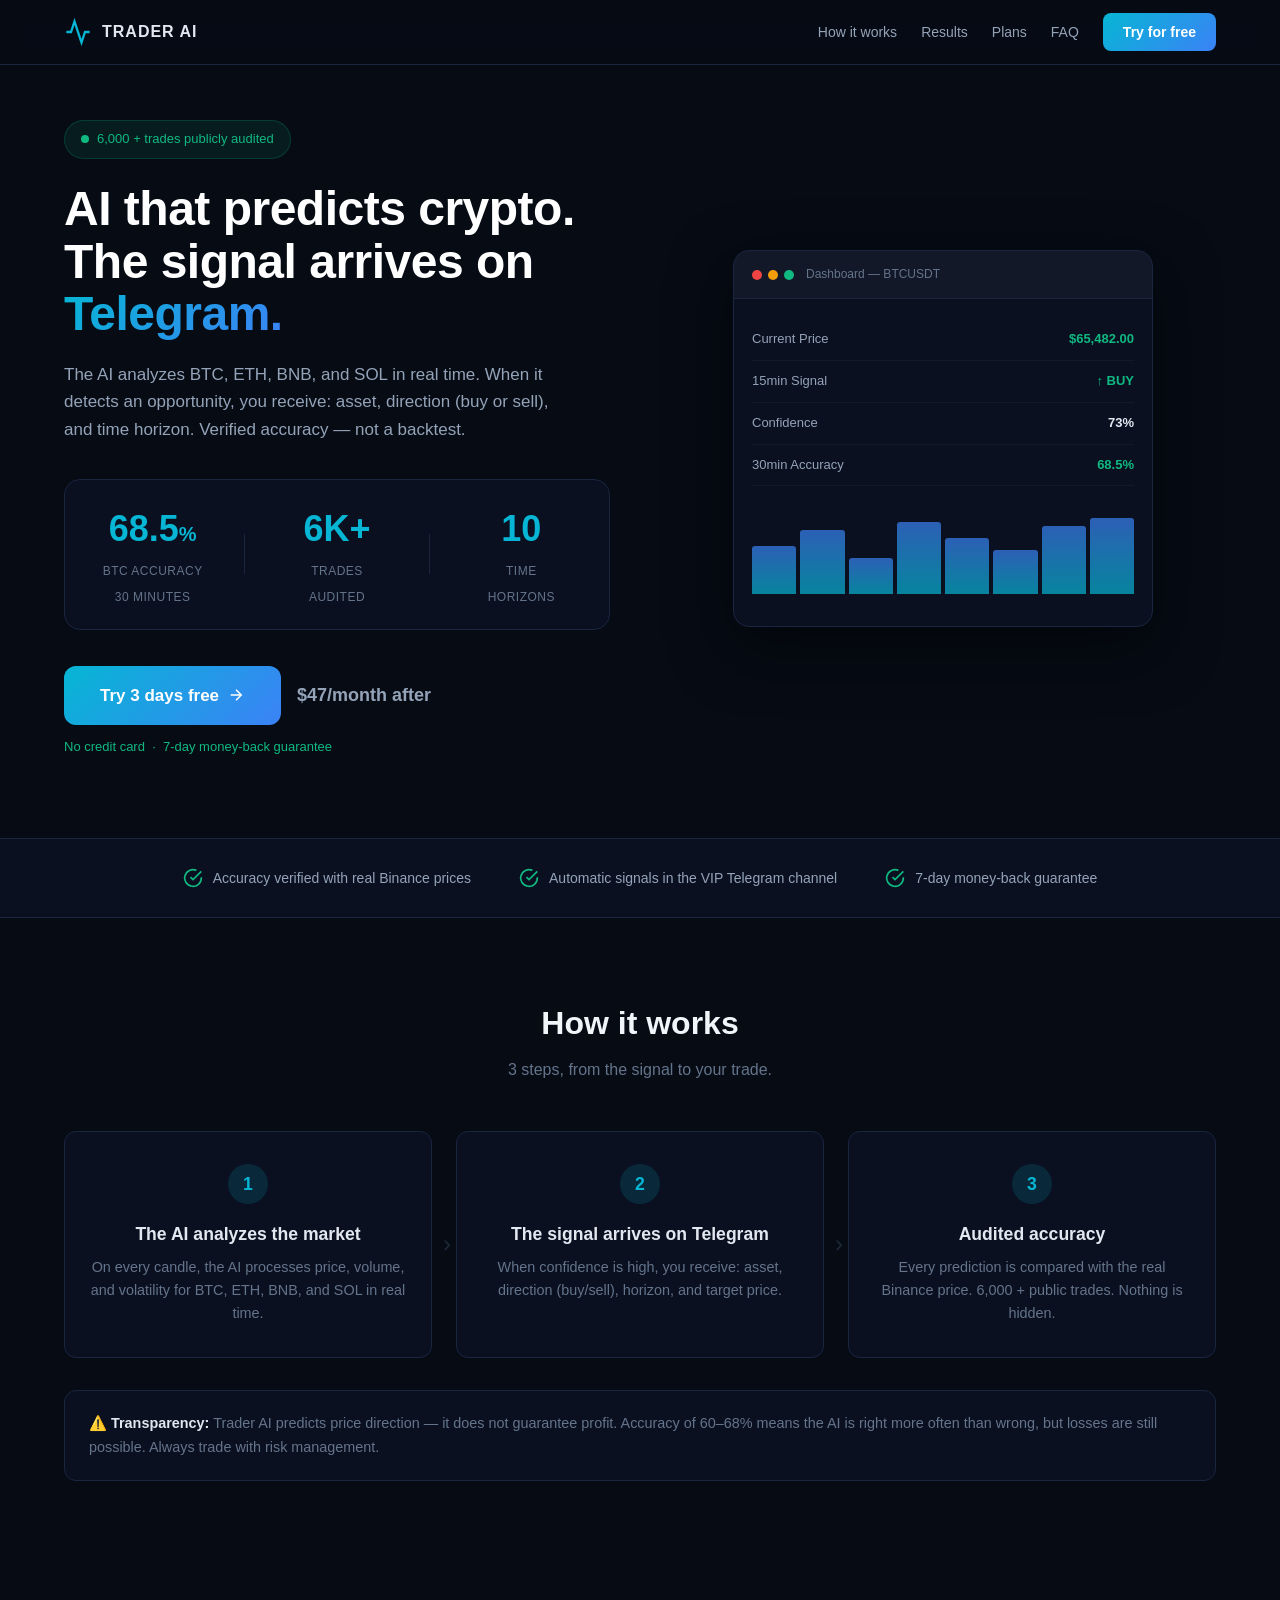
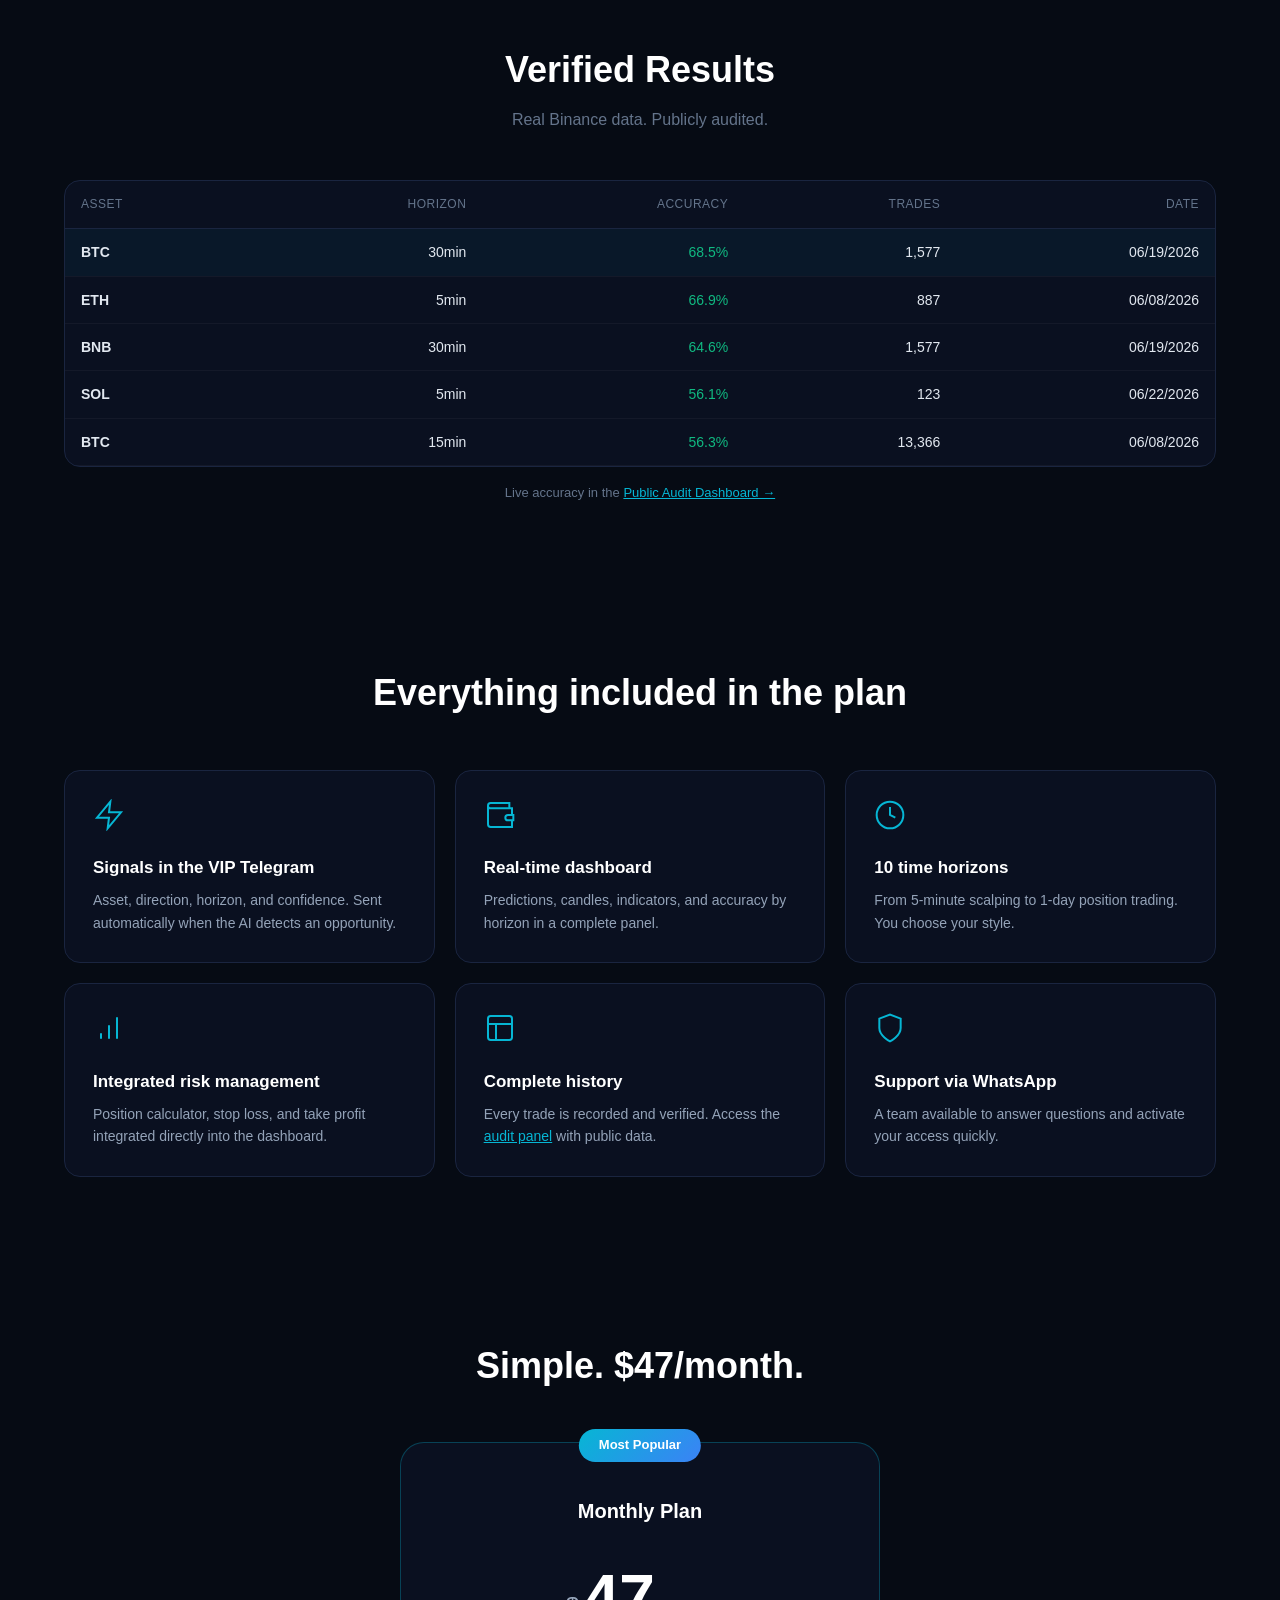
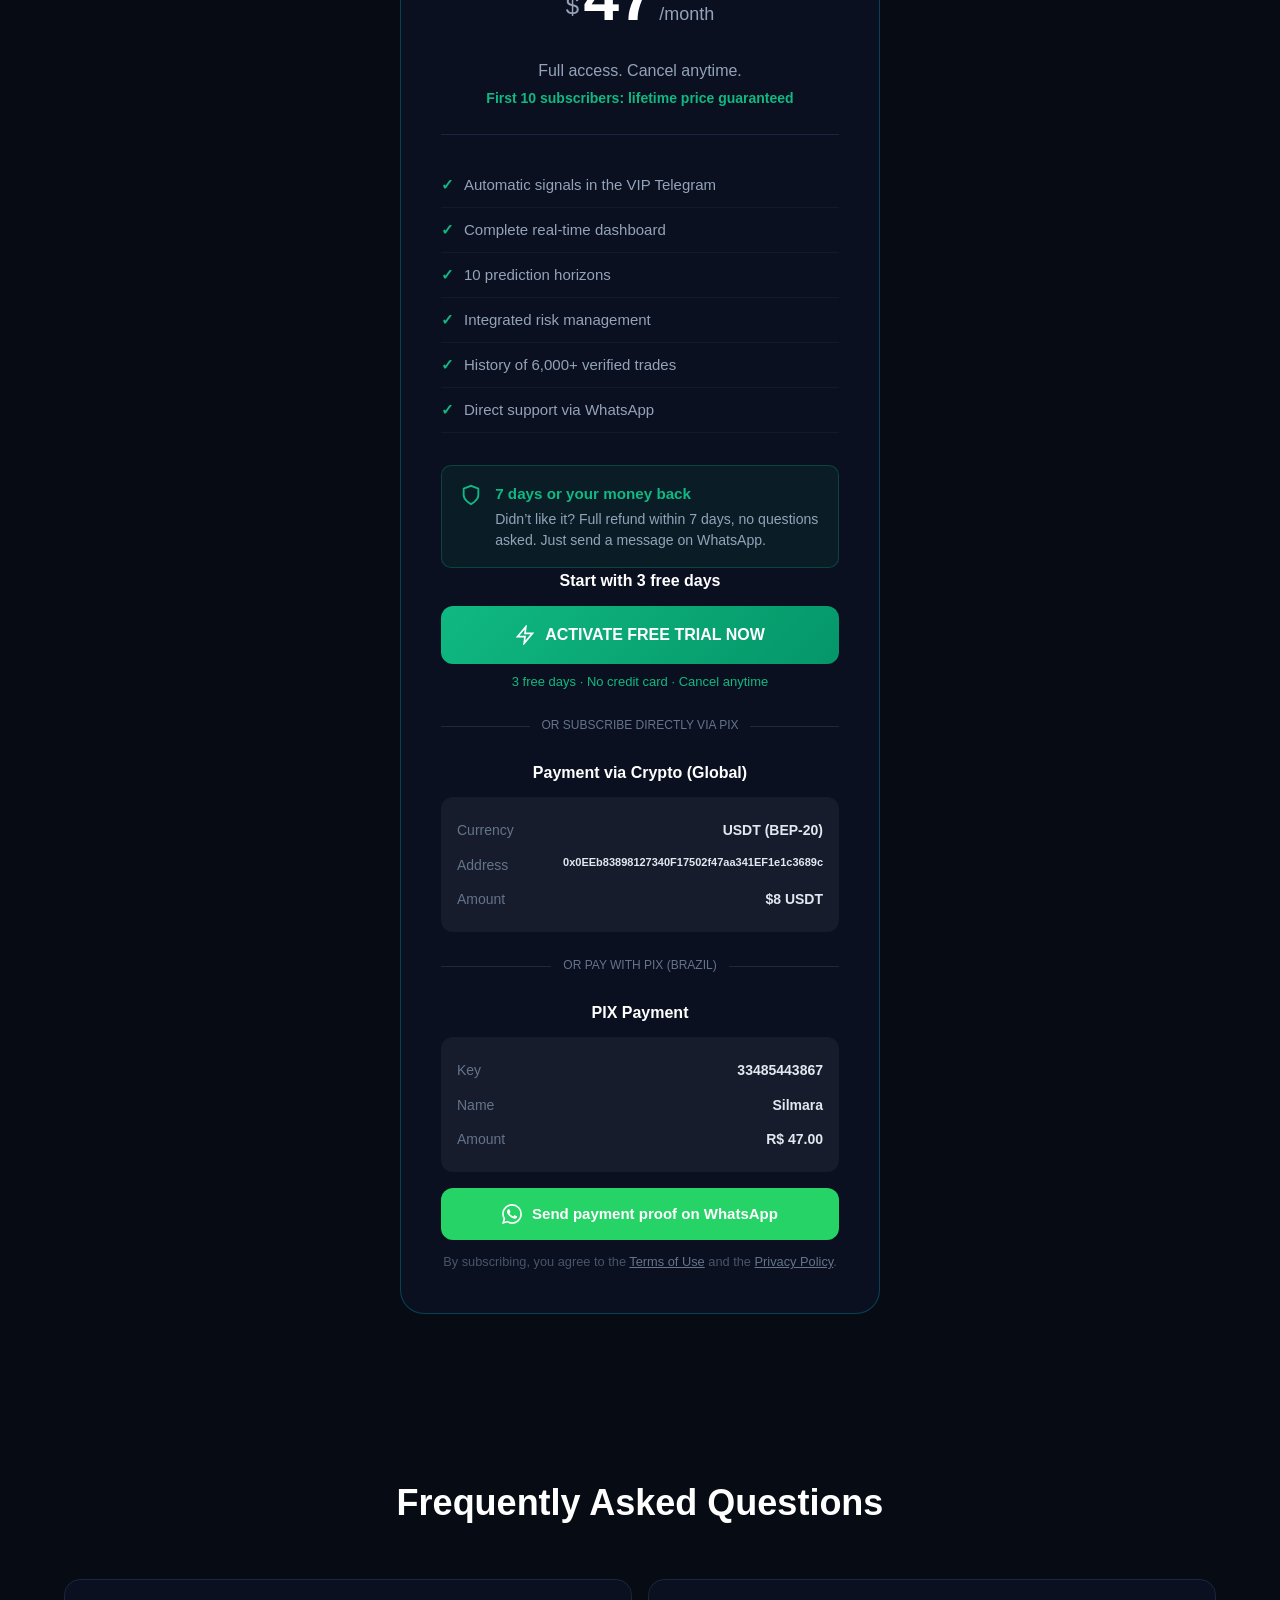
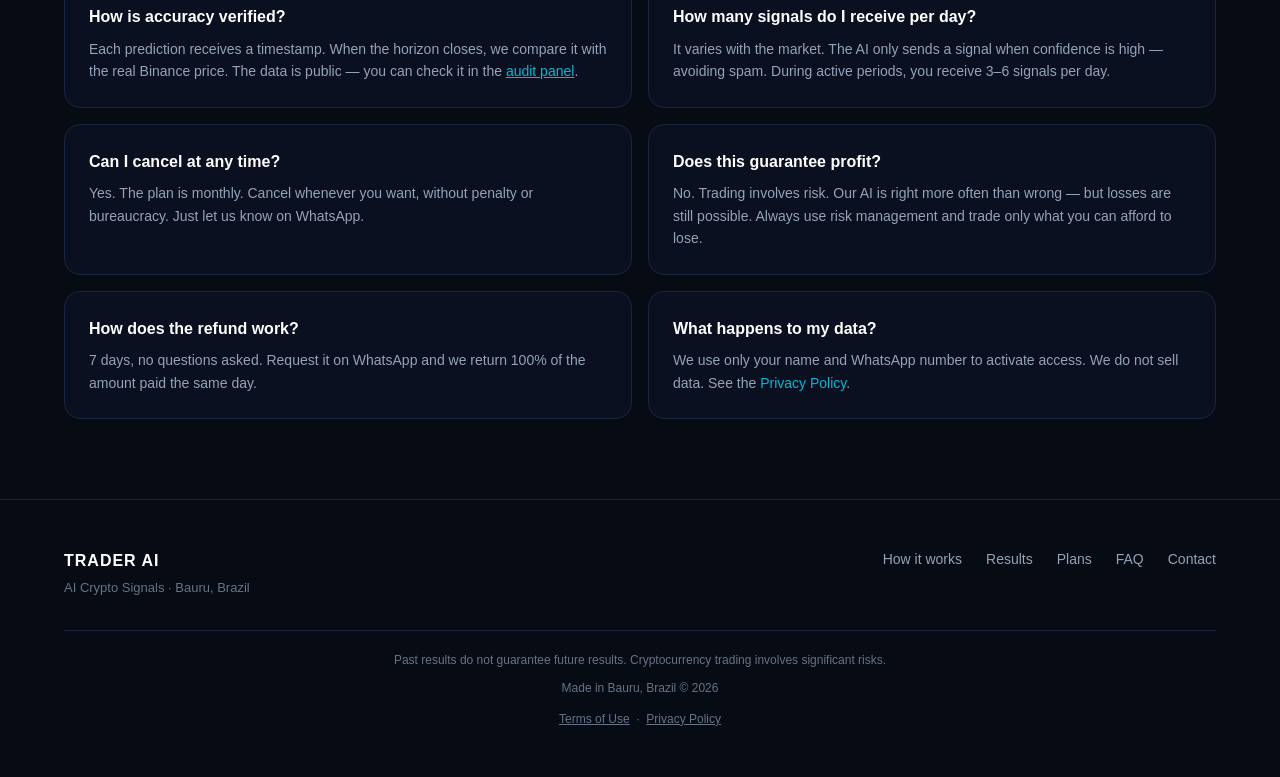
<file: index-en.html>
<!DOCTYPE html>
<html lang="en">
<head>
    <meta charset="UTF-8">
    <meta name="viewport" content="width=device-width, initial-scale=1.0">
    <meta name="color-scheme" content="light">
    <title>Trader AI — Crypto Signals with AI on Telegram</title>
    <meta name="description" content="AI predicts crypto moves up or down. You receive the signal on Telegram. Verified accuracy across 6,000+ trades. $47/month. 3 free days.">
    <link rel="stylesheet" href="style.css">
    <link rel="icon" href="data:,">

    <style>
        /* ── Modal ── */
        .modal-overlay {
            display: none;
            position: fixed;
            inset: 0;
            background: rgba(0,0,0,.75);
            z-index: 9999;
            align-items: center;
            justify-content: center;
            padding: 1rem;
        }
        .modal-overlay.active { display: flex; }
        .modal-box {
            background: #0f172a;
            border: 1px solid #1e293b;
            border-radius: 12px;
            max-width: 680px;
            width: 100%;
            max-height: 80vh;
            overflow: hidden;
            display: flex;
            flex-direction: column;
        }
        .modal-header {
            display: flex;
            align-items: center;
            justify-content: space-between;
            padding: 1.25rem 1.5rem;
            border-bottom: 1px solid #1e293b;
        }
        .modal-header h3 { margin: 0; font-size: 1.1rem; color: #f1f5f9; }
        .modal-close {
            background: none;
            border: none;
            color: #94a3b8;
            cursor: pointer;
            font-size: 1.5rem;
            line-height: 1;
            padding: 0;
        }
        .modal-close:hover { color: #f1f5f9; }
        .modal-body {
            padding: 1.5rem;
            overflow-y: auto;
            color: #94a3b8;
            font-size: .93rem;
            line-height: 1.7;
        }
        .modal-body h4 { color: #e2e8f0; margin-top: 1.5rem; margin-bottom: .4rem; font-size: 1rem; }
        .modal-body h4:first-child { margin-top: 0; }
        .modal-body p { margin: 0 0 .75rem; }
        .modal-body ul { margin: 0 0 .75rem 1.25rem; }

        /* ── Guarantee badge ── */
        .guarantee-badge {
            display: flex;
            align-items: flex-start;
            gap: .85rem;
            background: rgba(16,185,129,.08);
            border: 1px solid rgba(16,185,129,.25);
            border-radius: 10px;
            padding: 1rem 1.1rem;
            margin-top: 1rem;
        }
        .guarantee-badge svg { flex-shrink: 0; margin-top: 2px; }
        .guarantee-badge strong { display: block; color: #10b981; font-size: .95rem; margin-bottom: .2rem; }
        .guarantee-badge p { margin: 0; color: #94a3b8; font-size: .88rem; line-height: 1.5; }

        /* ── 3 Steps ── */
        .steps-section { padding: 5rem 0; background: #060b14; }
        .steps-section h2 { text-align: center; font-size: 2rem; margin-bottom: .5rem; color: #f1f5f9; }
        .steps-section .section-sub { text-align: center; color: #64748b; margin-bottom: 3rem; }
        .steps-grid {
            display: grid;
            grid-template-columns: repeat(3, 1fr);
            gap: 1.5rem;
        }
        .step-card {
            background: #0a1020;
            border: 1px solid #1a2540;
            border-radius: 12px;
            padding: 2rem 1.5rem;
            text-align: center;
            position: relative;
        }
        .step-num {
            display: inline-flex;
            align-items: center;
            justify-content: center;
            width: 2.5rem;
            height: 2.5rem;
            border-radius: 50%;
            background: rgba(6,182,212,.15);
            color: #06b6d4;
            font-weight: 800;
            font-size: 1.1rem;
            margin-bottom: 1rem;
        }
        .step-card h4 { color: #e2e8f0; font-size: 1.1rem; margin: 0 0 .5rem; }
        .step-card p { color: #64748b; font-size: .9rem; margin: 0; line-height: 1.6; }
        .step-arrow {
            position: absolute;
            right: -1.25rem;
            top: 50%;
            transform: translateY(-50%);
            color: #1e293b;
            font-size: 1.5rem;
            z-index: 1;
        }

        /* ── Legal footer ── */
        .footer-legal {
            margin-top: .75rem;
            font-size: .8rem;
            color: #475569;
        }
        .footer-legal a { color: #64748b; text-decoration: underline; cursor: pointer; }
        .footer-legal a:hover { color: #94a3b8; }

        @media (max-width: 768px) {
            .steps-grid { grid-template-columns: 1fr; }
            .step-arrow { display: none; }
        }
    </style>
</head>
<body>

<!-- ══ MODALS ══════════════════════════════════════════════════════════════ -->

<div class="modal-overlay" id="modal-terms">
    <div class="modal-box">
        <div class="modal-header">
            <h3>Terms of Use</h3>
            <button class="modal-close" onclick="closeModal('modal-terms')">&times;</button>
        </div>
        <div class="modal-body">
            <p>Last updated: June 2026.</p>
            <h4>1. Acceptance</h4>
            <p>By subscribing to or using Trader AI, you fully agree to these Terms. If you do not agree, do not use the service.</p>
            <h4>2. Nature of the service</h4>
            <p>Trader AI is an AI-based forecasting system that analyzes historical cryptocurrency data and issues price-direction estimates. <strong>It is not a financial advisory, investment management, or brokerage service.</strong> No prediction constitutes a buy or sell recommendation.</p>
            <h4>3. Risks</h4>
            <p>Cryptocurrency markets are volatile and unpredictable. Past results do not guarantee future results. The user is solely responsible for their trading decisions and any financial losses.</p>
            <h4>4. Accuracy</h4>
            <p>The published accuracy metrics refer to binary predictions (up or down) verified against real Binance prices. Accuracy above 50% indicates predictive ability, but does not eliminate the risk of loss.</p>
            <h4>5. Subscription and payment</h4>
            <ul>
                <li>The monthly plan is charged via PIX for R$ 47.00 per 30-day cycle.</li>
                <li>Access is activated after manual payment confirmation via WhatsApp.</li>
                <li>Cancellation can be requested at any time without penalty.</li>
            </ul>
            <h4>6. Refund guarantee</h4>
            <p>We offer a full refund within 7 calendar days after payment, without justification. Requests must be made via WhatsApp or email.</p>
            <h4>7. Intellectual property</h4>
            <p>All code, models, data, and content of Trader AI are the exclusive property of its developers. Reproduction, resale, or reverse engineering is prohibited without prior written authorization.</p>
            <h4>8. Limitation of liability</h4>
            <p>Trader AI is not responsible for direct, indirect, or consequential losses arising from the use of predictions. Maximum liability is limited to the amount paid in the last 30 days.</p>
            <h4>9. Modifications</h4>
            <p>These terms may be updated at any time. Continued use of the service after publication of changes constitutes acceptance of the changes.</p>
            <h4>10. Jurisdiction</h4>
            <p>The Courts of Bauru/SP are elected to resolve any disputes.</p>
        </div>
    </div>
</div>

<div class="modal-overlay" id="modal-privacy">
    <div class="modal-box">
        <div class="modal-header">
            <h3>Privacy Policy</h3>
            <button class="modal-close" onclick="closeModal('modal-privacy')">&times;</button>
        </div>
        <div class="modal-body">
            <p>Last updated: June 2026.</p>
            <h4>1. Data collected</h4>
            <p>We collect only the data strictly necessary to provide the service:</p>
            <ul>
                <li>Name and WhatsApp number (to activate and support the subscription).</li>
                <li>Payment receipt sent voluntarily.</li>
                <li>Dashboard usage data (anonymous logs to improve the system).</li>
            </ul>
            <h4>2. Use of data</h4>
            <p>The data is used exclusively to activate access, send signals in the VIP group, provide support, and improve the AI model. We do not sell, rent, or share personal data with third parties.</p>
            <h4>3. Storage</h4>
            <p>The data is stored on servers with encryption. Receipts sent via WhatsApp are deleted after payment confirmation.</p>
            <h4>4. Your rights (LGPD)</h4>
            <p>Under Law 13.709/2018, you may request at any time: access, correction, portability, or deletion of your data. Just contact us via WhatsApp.</p>
            <h4>5. Cookies</h4>
            <p>The site uses only essential technical cookies for operation. We do not use tracking or advertising cookies.</p>
            <h4>6. Contact</h4>
            <p>Privacy questions: <a href="https://wa.me/14991840826" target="_blank">WhatsApp (14) 99184-0826</a>.</p>
        </div>
    </div>
</div>

<!-- ══ PAGE ══════════════════════════════════════════════════════════════ -->

    <!-- Navbar -->
    <nav class="navbar">
        <div class="container nav-content">
            <a href="#" class="logo">
                <svg width="28" height="28" viewBox="0 0 24 24" fill="none" stroke="currentColor" stroke-width="2"><polyline points="22 12 18 12 15 21 9 3 6 12 2 12"/></svg>
                <span>TRADER AI</span>
            </a>
            <div class="nav-links">
                <a href="#how-it-works">How it works</a>
                <a href="#results">Results</a>
                <a href="#plans">Plans</a>
                <a href="#faq">FAQ</a>
                <a href="#pay" class="nav-cta">Try for free</a>
            </div>
        </div>
    </nav>

    <!-- ══ HERO — optimized for 10 seconds ══════════════════════════════ -->
    <section class="hero">
        <div class="container">
            <div class="hero-grid">
                <div class="hero-text">

                    <div class="hero-badge">
                        <span class="pulse"></span>
                        6,000 + trades publicly audited
                    </div>

                    <h1>
                        AI that predicts crypto.<br>
                        The signal arrives on
                        <span class="gradient-text">Telegram.</span>
                    </h1>

                    <p class="hero-desc">
                        The AI analyzes BTC, ETH, BNB, and SOL in real time. When it detects an opportunity, you receive: asset, direction (buy or sell), and time horizon. Verified accuracy — not a backtest.
                    </p>

                    <div class="hero-metrics">
                        <div class="hero-metric">
                            <span class="hero-metric-value">68.5<span class="unit">%</span></span>
                            <span class="hero-metric-label">BTC accuracy<br>30 minutes</span>
                        </div>
                        <div class="hero-metric-divider"></div>
                        <div class="hero-metric">
                            <span class="hero-metric-value">6K+</span>
                            <span class="hero-metric-label">Trades<br>Audited</span>
                        </div>
                        <div class="hero-metric-divider"></div>
                        <div class="hero-metric">
                            <span class="hero-metric-value">10</span>
                            <span class="hero-metric-label">Time<br>Horizons</span>
                        </div>
                    </div>

                    <div class="hero-cta">
                        <a href="#pay" class="btn-primary">
                            Try 3 days free
                            <svg width="18" height="18" viewBox="0 0 24 24" fill="none" stroke="currentColor" stroke-width="2"><path d="M5 12h14M12 5l7 7-7 7"/></svg>
                        </a>
                        <span class="hero-price">$47/month after</span>
                    </div>
                    <p class="hero-guarantee">No credit card &nbsp;·&nbsp; 7-day money-back guarantee</p>
                </div>

                <div class="hero-preview">
                    <div class="preview-card">
                        <div class="preview-header">
                            <div class="preview-dots">
                                <span></span><span></span><span></span>
                            </div>
                            <span class="preview-title">Dashboard — BTCUSDT</span>
                        </div>
                        <div class="preview-body">
                            <div class="preview-row">
                                <span>Current Price</span>
                                <span class="preview-value up">$65,482.00</span>
                            </div>
                            <div class="preview-row">
                                <span>15min Signal</span>
                                <span class="preview-value up">↑ BUY</span>
                            </div>
                            <div class="preview-row">
                                <span>Confidence</span>
                                <span class="preview-value">73%</span>
                            </div>
                            <div class="preview-row">
                                <span>30min Accuracy</span>
                                <span class="preview-value up">68.5%</span>
                            </div>
                            <div class="preview-chart">
                                <div class="chart-bars">
                                    <span style="height:60%"></span><span style="height:80%"></span>
                                    <span style="height:45%"></span><span style="height:90%"></span>
                                    <span style="height:70%"></span><span style="height:55%"></span>
                                    <span style="height:85%"></span><span style="height:95%"></span>
                                </div>
                            </div>
                        </div>
                    </div>
                </div>
            </div>
        </div>
    </section>

    <!-- Trust Bar -->
    <section class="trust-bar">
        <div class="container">
            <div class="trust-items">
                <div class="trust-item">
                    <svg width="20" height="20" viewBox="0 0 24 24" fill="none" stroke="#10b981" stroke-width="2"><path d="M22 11.08V12a10 10 0 1 1-5.93-9.14"/><polyline points="22 4 12 14.01 9 11.01"/></svg>
                    <span>Accuracy verified with real Binance prices</span>
                </div>
                <div class="trust-item">
                    <svg width="20" height="20" viewBox="0 0 24 24" fill="none" stroke="#10b981" stroke-width="2"><path d="M22 11.08V12a10 10 0 1 1-5.93-9.14"/><polyline points="22 4 12 14.01 9 11.01"/></svg>
                    <span>Automatic signals in the VIP Telegram channel</span>
                </div>
                <div class="trust-item">
                    <svg width="20" height="20" viewBox="0 0 24 24" fill="none" stroke="#10b981" stroke-width="2"><path d="M22 11.08V12a10 10 0 1 1-5.93-9.14"/><polyline points="22 4 12 14.01 9 11.01"/></svg>
                    <span>7-day money-back guarantee</span>
                </div>
            </div>
        </div>
    </section>

    <!-- ══ HOW IT WORKS IN 3 STEPS ══════════════════════════════════════ -->
    <section class="steps-section" id="how-it-works">
        <div class="container">
            <h2>How it works</h2>
            <p class="section-sub">3 steps, from the signal to your trade.</p>

            <div class="steps-grid">
                <div class="step-card">
                    <div class="step-num">1</div>
                    <h4>The AI analyzes the market</h4>
                    <p>On every candle, the AI processes price, volume, and volatility for BTC, ETH, BNB, and SOL in real time.</p>
                    <span class="step-arrow">›</span>
                </div>
                <div class="step-card">
                    <div class="step-num">2</div>
                    <h4>The signal arrives on Telegram</h4>
                    <p>When confidence is high, you receive: asset, direction (buy/sell), horizon, and target price.</p>
                    <span class="step-arrow">›</span>
                </div>
                <div class="step-card">
                    <div class="step-num">3</div>
                    <h4>Audited accuracy</h4>
                    <p>Every prediction is compared with the real Binance price. 6,000 + public trades. Nothing is hidden.</p>
                </div>
            </div>

            <div style="margin-top:2rem; padding: 1.25rem 1.5rem; background: #0a1020; border: 1px solid #1a2540; border-radius: 12px; color: #64748b; font-size: .9rem; line-height: 1.7;">
                <strong style="color:#e2e8f0;">⚠️ Transparency:</strong> Trader AI predicts price direction — it does not guarantee profit. Accuracy of 60–68% means the AI is right more often than wrong, but losses are still possible. Always trade with risk management.
            </div>
        </div>
    </section>

    <!-- ══ VERIFIED RESULTS ══════════════════════════════════════════════════════ -->
    <section class="results" id="results">
        <div class="container">
            <h2>Verified Results</h2>
            <p class="section-sub">Real Binance data. Publicly audited.</p>

            <div class="results-table-wrapper">
                <table class="results-table">
                    <thead>
                        <tr>
                            <th>Asset</th>
                            <th>Horizon</th>
                            <th>Accuracy</th>
                            <th>Trades</th>
                            <th>Date</th>
                        </tr>
                    </thead>
                    <tbody>
                        <tr class="highlight-row">
                            <td><strong>BTC</strong></td>
                            <td>30min</td>
                            <td class="up">68.5%</td>
                            <td>1,577</td>
                            <td>06/19/2026</td>
                        </tr>
                        <tr>
                            <td><strong>ETH</strong></td>
                            <td>5min</td>
                            <td class="up">66.9%</td>
                            <td>887</td>
                            <td>06/08/2026</td>
                        </tr>
                        <tr>
                            <td><strong>BNB</strong></td>
                            <td>30min</td>
                            <td class="up">64.6%</td>
                            <td>1,577</td>
                            <td>06/19/2026</td>
                        </tr>
                        <tr>
                            <td><strong>SOL</strong></td>
                            <td>5min</td>
                            <td class="up">56.1%</td>
                            <td>123</td>
                            <td>06/22/2026</td>
                        </tr>
                        <tr>
                            <td><strong>BTC</strong></td>
                            <td>15min</td>
                            <td class="up">56.3%</td>
                            <td>13,366</td>
                            <td>06/08/2026</td>
                        </tr>
                    </tbody>
                </table>
            </div>
            <p class="results-note">
                Live accuracy in the
                <a href="dashboard.html" style="color:#06b6d4;">Public Audit Dashboard →</a>
            </p>
        </div>
    </section>

    <!-- ══ FEATURES ════════════════════════════════════════════════════════ -->
    <section class="features">
        <div class="container">
            <h2>Everything included in the plan</h2>
            <div class="features-grid">
                <div class="feature-card">
                    <div class="feature-icon">
                        <svg width="32" height="32" viewBox="0 0 24 24" fill="none" stroke="#06b6d4" stroke-width="1.5"><path d="M13 2L3 14h9l-1 8 10-12h-9l1-8z"/></svg>
                    </div>
                    <h3>Signals in the VIP Telegram</h3>
                    <p>Asset, direction, horizon, and confidence. Sent automatically when the AI detects an opportunity.</p>
                </div>
                <div class="feature-card">
                    <div class="feature-icon">
                        <svg width="32" height="32" viewBox="0 0 24 24" fill="none" stroke="#06b6d4" stroke-width="1.5"><path d="M21 12V7H5a2 2 0 0 1 0-4h14v4"/><path d="M3 5v14a2 2 0 0 0 2 2h16v-5"/><path d="M18 12a2 2 0 0 0 0 4h4v-4Z"/></svg>
                    </div>
                    <h3>Real-time dashboard</h3>
                    <p>Predictions, candles, indicators, and accuracy by horizon in a complete panel.</p>
                </div>
                <div class="feature-card">
                    <div class="feature-icon">
                        <svg width="32" height="32" viewBox="0 0 24 24" fill="none" stroke="#06b6d4" stroke-width="1.5"><circle cx="12" cy="12" r="10"/><path d="M12 6v6l4 2"/></svg>
                    </div>
                    <h3>10 time horizons</h3>
                    <p>From 5-minute scalping to 1-day position trading. You choose your style.</p>
                </div>
                <div class="feature-card">
                    <div class="feature-icon">
                        <svg width="32" height="32" viewBox="0 0 24 24" fill="none" stroke="#06b6d4" stroke-width="1.5"><path d="M12 20V10"/><path d="M18 20V4"/><path d="M6 20v-4"/></svg>
                    </div>
                    <h3>Integrated risk management</h3>
                    <p>Position calculator, stop loss, and take profit integrated directly into the dashboard.</p>
                </div>
                <div class="feature-card">
                    <div class="feature-icon">
                        <svg width="32" height="32" viewBox="0 0 24 24" fill="none" stroke="#06b6d4" stroke-width="1.5"><rect x="3" y="3" width="18" height="18" rx="2" ry="2"/><line x1="3" y1="9" x2="21" y2="9"/><line x1="9" y1="21" x2="9" y2="9"/></svg>
                    </div>
                    <h3>Complete history</h3>
                    <p>Every trade is recorded and verified. Access the <a href="dashboard.html" style="color:#06b6d4;">audit panel</a> with public data.</p>
                </div>
                <div class="feature-card">
                    <div class="feature-icon">
                        <svg width="32" height="32" viewBox="0 0 24 24" fill="none" stroke="#06b6d4" stroke-width="1.5"><path d="M12 22s8-4 8-10V5l-8-3-8 3v7c0 6 8 10 8 10z"/></svg>
                    </div>
                    <h3>Support via WhatsApp</h3>
                    <p>A team available to answer questions and activate your access quickly.</p>
                </div>
            </div>
        </div>
    </section>

    <!-- ══ PLANS ═══════════════════════════════════════════════════════════ -->
    <section class="pricing" id="plans">
        <div class="container">
            <h2>Simple. $47/month.</h2>

            <div class="pricing-card" id="pay">
                <div class="pricing-badge">Most Popular</div>
                <h3>Monthly Plan</h3>
                <div class="pricing-price">
                    <span class="price-symbol">$</span>
                    <span class="price-amount">47</span>
                    <span class="price-month">/month</span>
                </div>
                <p class="pricing-desc">Full access. Cancel anytime.</p>
                <p class="pricing-lifetime">First 10 subscribers: lifetime price guaranteed</p>

                <ul class="pricing-features">
                    <li>Automatic signals in the VIP Telegram</li>
                    <li>Complete real-time dashboard</li>
                    <li>10 prediction horizons</li>
                    <li>Integrated risk management</li>
                    <li>History of 6,000+ verified trades</li>
                    <li>Direct support via WhatsApp</li>
                </ul>

                <div class="guarantee-badge">
                    <svg width="22" height="22" viewBox="0 0 24 24" fill="none" stroke="#10b981" stroke-width="2"><path d="M12 22s8-4 8-10V5l-8-3-8 3v7c0 6 8 10 8 10z"/></svg>
                    <div>
                        <strong>7 days or your money back</strong>
                        <p>Didn’t like it? Full refund within 7 days, no questions asked. Just send a message on WhatsApp.</p>
                    </div>
                </div>

                <div class="payment-section">
                    <h4>Start with 3 free days</h4>

                    <a href="https://wa.me/14991840826?text=Hello!%20I%20want%20to%20try%20Trader%20AI%20for%203%20free%20days!"
                    class="btn-trial"
                    target="_blank">
                        <svg width="20" height="20" viewBox="0 0 24 24" fill="none" stroke="currentColor" stroke-width="2">
                            <path d="M13 2L3 14h9l-1 8 10-12h-9l1-8z"/>
                        </svg>
                        ACTIVATE FREE TRIAL NOW
                    </a>
                    <p class="trial-note">3 free days · No credit card · Cancel anytime</p>

                    <div class="payment-divider">
                        <span>or subscribe directly via PIX</span>
                    </div>

                    <h4>Payment via Crypto (Global)</h4>
<div class="pix-box">
    <div class="pix-row">
        <span class="pix-label">Currency</span>
        <span class="pix-value">USDT (BEP-20)</span>
    </div>
    <div class="pix-row">
        <span class="pix-label">Address</span>
        <span class="pix-value" style="font-size:11px;word-break:break-all;">0x0EEb83898127340F17502f47aa341EF1e1c3689c</span>
    </div>
    <div class="pix-row">
        <span class="pix-label">Amount</span>
        <span class="pix-value">$8 USDT</span>
    </div>
</div>

<div class="payment-divider">
    <span>or pay with PIX (Brazil)</span>
</div>

<h4>PIX Payment</h4>
<div class="pix-box">
    <div class="pix-row">
        <span class="pix-label">Key</span>
        <span class="pix-value">33485443867</span>
    </div>
    <div class="pix-row">
        <span class="pix-label">Name</span>
        <span class="pix-value">Silmara</span>
    </div>
    <div class="pix-row">
        <span class="pix-label">Amount</span>
        <span class="pix-value">R$ 47.00</span>
    </div>
</div>

<a href="https://wa.me/14991840826" class="btn-whatsapp" target="_blank">
    <svg width="20" height="20" viewBox="0 0 24 24" fill="currentColor"><path d="M17.472 14.382c-.297-.149-1.758-.867-2.03-.967-.273-.099-.471-.148-.67.15-.197.297-.767.966-.94 1.164-.173.199-.347.223-.644.075-.297-.15-1.255-.463-2.39-1.475-.883-.788-1.48-1.761-1.653-2.059-.173-.297-.018-.458.13-.606.134-.133.298-.347.446-.52.149-.174.198-.298.298-.497.099-.198.05-.371-.025-.52-.075-.149-.669-1.612-.916-2.207-.242-.579-.487-.5-.669-.51-.173-.008-.371-.01-.57-.01-.198 0-.52.074-.792.372-.272.297-1.04 1.016-1.04 2.479 0 1.462 1.065 2.875 1.213 3.074.149.198 2.096 3.2 5.077 4.487.709.306 1.262.489 1.694.625.712.227 1.36.195 1.871.118.571-.085 1.758-.719 2.006-1.413.248-.694.248-1.289.173-1.413-.074-.124-.272-.198-.57-.347m-5.421 7.403h-.004a9.87 9.87 0 0 1-5.031-1.378l-.361-.214-3.741.982.998-3.648-.235-.374a9.86 9.86 0 0 1-1.51-5.26c.001-5.45 4.436-9.884 9.888-9.884 2.64 0 5.122 1.03 6.988 2.898a9.825 9.825 0 0 1 2.893 6.994c-.003 5.45-4.437 9.884-9.885 9.884m8.413-18.297A11.815 11.815 0 0 0 12.05 0C5.495 0 .16 5.335.157 11.892c0 2.096.547 4.142 1.588 5.945L.057 24l6.305-1.654a11.882 11.882 0 0 0 5.683 1.448h.005c6.554 0 11.89-5.335 11.893-11.893a11.821 11.821 0 0 0-3.48-8.413Z"/></svg>
    Send payment proof on WhatsApp
</a>

                    <p style="margin-top:.75rem; font-size:.8rem; color:#475569; text-align:center;">
                        By subscribing, you agree to the
                        <a onclick="openModal('modal-terms')" style="color:#64748b; text-decoration:underline; cursor:pointer;">Terms of Use</a>
                        and the
                        <a onclick="openModal('modal-privacy')" style="color:#64748b; text-decoration:underline; cursor:pointer;">Privacy Policy</a>.
                    </p>
                </div>
            </div>
        </div>
    </section>

    <!-- ══ FAQ ══════════════════════════════════════════════════════════════ -->
    <section class="faq" id="faq">
        <div class="container">
            <h2>Frequently Asked Questions</h2>
            <div class="faq-grid">
                <div class="faq-card">
                    <h3>How is accuracy verified?</h3>
                    <p>Each prediction receives a timestamp. When the horizon closes, we compare it with the real Binance price. The data is public — you can check it in the <a href="dashboard.html" style="color:#06b6d4;">audit panel</a>.</p>
                </div>
                <div class="faq-card">
                    <h3>How many signals do I receive per day?</h3>
                    <p>It varies with the market. The AI only sends a signal when confidence is high — avoiding spam. During active periods, you receive 3–6 signals per day.</p>
                </div>
                <div class="faq-card">
                    <h3>Can I cancel at any time?</h3>
                    <p>Yes. The plan is monthly. Cancel whenever you want, without penalty or bureaucracy. Just let us know on WhatsApp.</p>
                </div>
                <div class="faq-card">
                    <h3>Does this guarantee profit?</h3>
                    <p>No. Trading involves risk. Our AI is right more often than wrong — but losses are still possible. Always use risk management and trade only what you can afford to lose.</p>
                </div>
                <div class="faq-card">
                    <h3>How does the refund work?</h3>
                    <p>7 days, no questions asked. Request it on WhatsApp and we return 100% of the amount paid the same day.</p>
                </div>
                <div class="faq-card">
                    <h3>What happens to my data?</h3>
                    <p>We use only your name and WhatsApp number to activate access. We do not sell data. See the <a onclick="openModal('modal-privacy')" style="color:#06b6d4; cursor:pointer;">Privacy Policy</a>.</p>
                </div>
            </div>
        </div>
    </section>

    <!-- ══ FOOTER ════════════════════════════════════════════════════════════ -->
    <footer>
        <div class="container">
            <div class="footer-content">
                <div class="footer-brand">
                    <span class="logo-text">TRADER AI</span>
                    <p>AI Crypto Signals · Bauru, Brazil</p>
                </div>
                <div class="footer-links">
                    <a href="#how-it-works">How it works</a>
                    <a href="#results">Results</a>
                    <a href="#plans">Plans</a>
                    <a href="#faq">FAQ</a>
                    <a href="https://wa.me/14991840826">Contact</a>
                </div>
            </div>
            <div class="footer-bottom">
                <p>Past results do not guarantee future results. Cryptocurrency trading involves significant risks.</p>
                <p class="footer-copy">Made in Bauru, Brazil &copy; 2026</p>
                <p class="footer-legal">
                    <a onclick="openModal('modal-terms')">Terms of Use</a>
                    &nbsp;·&nbsp;
                    <a onclick="openModal('modal-privacy')">Privacy Policy</a>
                </p>
            </div>
        </div>
    </footer>

<script>
    function openModal(id) {
        document.getElementById(id).classList.add('active');
        document.body.style.overflow = 'hidden';
    }
    function closeModal(id) {
        document.getElementById(id).classList.remove('active');
        document.body.style.overflow = '';
    }
    document.querySelectorAll('.modal-overlay').forEach(overlay => {
        overlay.addEventListener('click', e => {
            if (e.target === overlay) closeModal(overlay.id);
        });
    });
    document.addEventListener('keydown', e => {
        if (e.key === 'Escape') {
            document.querySelectorAll('.modal-overlay.active').forEach(m => closeModal(m.id));
        }
    });
</script>
</body>
</html>
</file>
<file: style.css>
/* ============================================ */
/* TRADER AI - LANDING PAGE PREMIUM             */
/* ============================================ */

:root {
    --bg: #060b14;
    --bg-card: #0a1020;
    --border: #1a2540;
    --cyan: #06b6d4;
    --blue: #3b82f6;
    --green: #10b981;
    --red: #ef4444;
    --text: #e2e8f0;
    --text-dim: #94a3b8;
    --text-muted: #64748b;
}

* {
    margin: 0;
    padding: 0;
    box-sizing: border-box;
}

body {
    font-family: -apple-system, BlinkMacSystemFont, 'Segoe UI', 'Inter', Roboto, sans-serif;
    background: var(--bg);
    color: var(--text);
    line-height: 1.6;
    -webkit-font-smoothing: antialiased;
}

.container {
    max-width: 1200px;
    margin: 0 auto;
    padding: 0 24px;
}

/* ============================================ */
/* NAVBAR                                       */
/* ============================================ */

.navbar {
    position: fixed;
    top: 0;
    left: 0;
    right: 0;
    z-index: 100;
    background: rgba(6, 11, 20, 0.9);
    backdrop-filter: blur(12px);
    border-bottom: 1px solid var(--border);
}

.nav-content {
    display: flex;
    align-items: center;
    justify-content: space-between;
    height: 64px;
}

.logo {
    display: flex;
    align-items: center;
    gap: 10px;
    color: var(--text);
    text-decoration: none;
    font-weight: 700;
    font-size: 16px;
    letter-spacing: 1px;
}

.logo svg {
    color: var(--cyan);
}

.nav-links {
    display: flex;
    align-items: center;
    gap: 24px;
}

.nav-links a {
    color: var(--text-dim);
    text-decoration: none;
    font-size: 14px;
    transition: color 0.2s;
}

.nav-links a:hover {
    color: var(--text);
}

.nav-cta {
    padding: 8px 20px;
    background: linear-gradient(135deg, var(--cyan), var(--blue));
    border-radius: 8px;
    color: #fff !important;
    font-weight: 600;
}

.nav-cta:hover {
    opacity: 0.9;
}

/* ============================================ */
/* HERO                                         */
/* ============================================ */

.hero {
    padding: 120px 0 80px;
}

.hero-grid {
    display: grid;
    grid-template-columns: 1fr 1fr;
    gap: 60px;
    align-items: center;
}

.hero-badge {
    display: inline-flex;
    align-items: center;
    gap: 8px;
    padding: 8px 16px;
    background: rgba(16, 185, 129, 0.1);
    border: 1px solid rgba(16, 185, 129, 0.2);
    border-radius: 50px;
    font-size: 13px;
    color: var(--green);
    margin-bottom: 24px;
}

.pulse {
    width: 8px;
    height: 8px;
    background: var(--green);
    border-radius: 50%;
    animation: pulse 2s infinite;
}

@keyframes pulse {
    0%, 100% { opacity: 1; }
    50% { opacity: 0.4; }
}

.hero-text h1 {
    font-size: 48px;
    font-weight: 800;
    line-height: 1.1;
    color: #fff;
    margin-bottom: 20px;
    letter-spacing: -0.5px;
}

.gradient-text {
    background: linear-gradient(135deg, var(--cyan), var(--blue));
    -webkit-background-clip: text;
    -webkit-text-fill-color: transparent;
    background-clip: text;
}

.hero-desc {
    font-size: 17px;
    color: var(--text-dim);
    max-width: 500px;
    margin-bottom: 36px;
}

/* Hero Metrics */
.hero-metrics {
    display: flex;
    align-items: center;
    gap: 24px;
    margin-bottom: 36px;
    padding: 20px;
    background: var(--bg-card);
    border: 1px solid var(--border);
    border-radius: 16px;
}

.hero-metric {
    text-align: center;
    flex: 1;
}

.hero-metric-value {
    font-size: 36px;
    font-weight: 800;
    color: var(--cyan);
    display: block;
}

.hero-metric-value .unit {
    font-size: 20px;
}

.hero-metric-label {
    font-size: 12px;
    color: var(--text-muted);
    text-transform: uppercase;
    letter-spacing: 0.5px;
}

.hero-metric-divider {
    width: 1px;
    height: 40px;
    background: var(--border);
}

/* Hero CTA */
.hero-cta {
    display: flex;
    align-items: center;
    gap: 16px;
    margin-bottom: 12px;
}

.btn-primary {
    display: inline-flex;
    align-items: center;
    gap: 8px;
    padding: 16px 36px;
    background: linear-gradient(135deg, var(--cyan), var(--blue));
    color: #fff;
    text-decoration: none;
    border-radius: 12px;
    font-size: 17px;
    font-weight: 700;
    transition: transform 0.2s, box-shadow 0.2s;
    border: none;
    cursor: pointer;
}

.btn-primary:hover {
    transform: translateY(-2px);
    box-shadow: 0 8px 32px rgba(6, 182, 212, 0.3);
}

.hero-price {
    font-size: 18px;
    color: var(--text-dim);
    font-weight: 600;
}

.hero-guarantee {
    font-size: 13px;
    color: var(--green);
}

/* Hero Preview */
.hero-preview {
    display: flex;
    justify-content: center;
}

.preview-card {
    width: 100%;
    max-width: 420px;
    background: var(--bg-card);
    border: 1px solid var(--border);
    border-radius: 16px;
    overflow: hidden;
    box-shadow: 0 20px 60px rgba(0,0,0,0.5);
}

.preview-header {
    display: flex;
    align-items: center;
    gap: 12px;
    padding: 14px 18px;
    background: rgba(255,255,255,0.03);
    border-bottom: 1px solid var(--border);
}

.preview-dots {
    display: flex;
    gap: 6px;
}

.preview-dots span {
    width: 10px;
    height: 10px;
    border-radius: 50%;
    background: #334155;
}

.preview-dots span:first-child { background: #ef4444; }
.preview-dots span:nth-child(2) { background: #f59e0b; }
.preview-dots span:last-child { background: #10b981; }

.preview-title {
    font-size: 12px;
    color: var(--text-muted);
}

.preview-body {
    padding: 20px 18px;
}

.preview-row {
    display: flex;
    justify-content: space-between;
    align-items: center;
    padding: 10px 0;
    border-bottom: 1px solid rgba(255,255,255,0.04);
    font-size: 13px;
    color: var(--text-dim);
}

.preview-value { font-weight: 700; color: var(--text); }
.preview-value.up { color: var(--green); }

.preview-badge {
    padding: 2px 10px;
    background: rgba(6, 182, 212, 0.15);
    border-radius: 4px;
    font-size: 11px;
    color: var(--cyan);
    text-transform: uppercase;
}

.preview-chart {
    margin-top: 16px;
    padding: 12px 0;
}

.chart-bars {
    display: flex;
    align-items: flex-end;
    gap: 4px;
    height: 80px;
}

.chart-bars span {
    flex: 1;
    background: linear-gradient(to top, var(--cyan), var(--blue));
    border-radius: 3px 3px 0 0;
    opacity: 0.7;
    min-height: 20px;
}

/* ============================================ */
/* TRUST BAR                                    */
/* ============================================ */

.trust-bar {
    padding: 28px 0;
    border-top: 1px solid var(--border);
    border-bottom: 1px solid var(--border);
    background: var(--bg-card);
}

.trust-items {
    display: flex;
    justify-content: center;
    gap: 48px;
}

.trust-item {
    display: flex;
    align-items: center;
    gap: 10px;
    font-size: 14px;
    color: var(--text-dim);
}

/* ============================================ */
/* RESULTS                                      */
/* ============================================ */

.results {
    padding: 80px 0;
}

.results h2, .features h2, .pricing h2, .faq h2 {
    text-align: center;
    font-size: 36px;
    color: #fff;
    margin-bottom: 8px;
}

.section-sub {
    text-align: center;
    color: var(--text-muted);
    margin-bottom: 48px;
}

.results-table-wrapper {
    overflow-x: auto;
    border: 1px solid var(--border);
    border-radius: 16px;
    background: var(--bg-card);
}

.results-table {
    width: 100%;
    border-collapse: collapse;
    font-size: 14px;
}

.results-table th {
    text-align: right;
    padding: 14px 16px;
    color: var(--text-muted);
    font-weight: 500;
    font-size: 12px;
    text-transform: uppercase;
    letter-spacing: 0.5px;
    border-bottom: 1px solid var(--border);
}

.results-table th:first-child {
    text-align: left;
}

.results-table td {
    text-align: right;
    padding: 12px 16px;
    border-bottom: 1px solid rgba(255,255,255,0.04);
    font-weight: 500;
}

.results-table td:first-child {
    text-align: left;
    font-weight: 600;
}

.results-table .highlight-row {
    background: rgba(6, 182, 212, 0.05);
}

.price-small {
    font-size: 11px;
    color: var(--text-muted);
    font-weight: 400;
    margin-left: 4px;
}

.up { color: var(--green); }
.down { color: var(--red); }
.neutral { color: #f59e0b; }

.results-note {
    text-align: center;
    color: var(--text-muted);
    font-size: 13px;
    margin-top: 16px;
}

/* ============================================ */
/* FEATURES                                     */
/* ============================================ */

.features {
    padding: 80px 0;
    
}

.features-grid {
    display: grid;
    grid-template-columns: repeat(3, 1fr);
    gap: 20px;
    margin-top: 48px;
}

.feature-card {
    background: var(--bg-card);
    border: 1px solid var(--border);
    border-radius: 16px;
    padding: 28px;
    transition: border-color 0.3s, transform 0.3s;
}

.feature-card:hover {
    border-color: rgba(6, 182, 212, 0.3);
    transform: translateY(-2px);
}

.feature-icon {
    margin-bottom: 16px;
}

.feature-card h3 {
    font-size: 17px;
    color: #fff;
    margin-bottom: 8px;
}

.feature-card p {
    font-size: 14px;
    color: var(--text-dim);
}

/* ============================================ */
/* PRICING                                      */
/* ============================================ */

.pricing {
    padding: 80px 0;
}

.pricing-card {
    max-width: 480px;
    margin: 48px auto 0;
    background: var(--bg-card);
    border: 1px solid rgba(6, 182, 212, 0.3);
    border-radius: 24px;
    padding: 40px;
    position: relative;
}

.pricing-badge {
    position: absolute;
    top: -14px;
    left: 50%;
    transform: translateX(-50%);
    padding: 6px 20px;
    background: linear-gradient(135deg, var(--cyan), var(--blue));
    border-radius: 50px;
    font-size: 13px;
    font-weight: 700;
    color: #fff;
}

.pricing-card h3 {
    text-align: center;
    font-size: 20px;
    color: #fff;
    margin-top: 12px;
    margin-bottom: 20px;
}

.pricing-price {
    text-align: center;
    margin-bottom: 8px;
}

.price-symbol {
    font-size: 24px;
    color: var(--text-dim);
    vertical-align: super;
}

.price-amount {
    font-size: 64px;
    font-weight: 800;
    color: #fff;
}

.price-month {
    font-size: 18px;
    color: var(--text-dim);
}

.pricing-desc {
    text-align: center;
    color: var(--text-dim);
    margin-bottom: 4px;
}

.pricing-lifetime {
    text-align: center;
    color: var(--green);
    font-size: 14px;
    font-weight: 600;
    margin-bottom: 28px;
    padding-bottom: 24px;
    border-bottom: 1px solid var(--border);
}

.pricing-features {
    list-style: none;
    margin-bottom: 32px;
}

.pricing-features li {
    padding: 10px 0;
    font-size: 15px;
    color: var(--text-dim);
    border-bottom: 1px solid rgba(255,255,255,0.04);
}

.pricing-features li::before {
    content: "✓";
    color: var(--green);
    margin-right: 10px;
    font-weight: 700;
}

.payment-section h4 {
    font-size: 16px;
    color: #fff;
    margin-bottom: 12px;
    text-align: center;
}

.pix-box {
    background: rgba(255,255,255,0.05);
    border-radius: 12px;
    padding: 16px;
    margin-bottom: 16px;
}

.pix-row {
    display: flex;
    justify-content: space-between;
    padding: 6px 0;
    font-size: 14px;
}

.pix-label {
    color: var(--text-muted);
}

.pix-value {
    color: var(--text);
    font-weight: 600;
}

.btn-whatsapp {
    display: flex;
    align-items: center;
    justify-content: center;
    gap: 10px;
    padding: 14px;
    background: #25D366;
    color: #fff;
    text-decoration: none;
    border-radius: 12px;
    font-size: 15px;
    font-weight: 600;
    transition: background 0.2s;
}

.btn-whatsapp:hover {
    background: #20bd5a;
}

/* ============================================ */
/* FAQ                                          */
/* ============================================ */

.faq {
    padding: 80px 0;

}

.faq-grid {
    display: grid;
    grid-template-columns: 1fr 1fr;
    gap: 16px;
    margin-top: 48px;
}

.faq-card {
    background: var(--bg-card);
    border: 1px solid var(--border);
    border-radius: 16px;
    padding: 24px;
}

.faq-card h3 {
    font-size: 16px;
    color: #fff;
    margin-bottom: 8px;
}

.faq-card p {
    font-size: 14px;
    color: var(--text-dim);
}

/* ============================================ */
/* FOOTER                                       */
/* ============================================ */

footer {
    padding: 48px 0;
    border-top: 1px solid var(--border);
}

.footer-content {
    display: flex;
    justify-content: space-between;
    align-items: flex-start;
    margin-bottom: 32px;
}

.logo-text {
    font-weight: 700;
    font-size: 16px;
    letter-spacing: 1px;
    color: #fff;
}

.footer-brand p {
    color: var(--text-muted);
    font-size: 13px;
    margin-top: 4px;
}

.footer-links {
    display: flex;
    gap: 24px;
}

.footer-links a {
    color: var(--text-dim);
    text-decoration: none;
    font-size: 14px;
}

.footer-links a:hover {
    color: var(--text);
}

.footer-bottom {
    border-top: 1px solid var(--border);
    padding-top: 20px;
    text-align: center;
}

.footer-bottom p {
    color: var(--text-muted);
    font-size: 12px;
}

.footer-copy {
    margin-top: 8px;
}

/* Remove scroll horizontal */
html, body {
    overflow-x: hidden;
    width: 100%;
}

.results-table-wrapper {
    overflow-x: auto;
    -webkit-overflow-scrolling: touch;
}

.results-table {
    min-width: 600px;
}

/* ============================================ */
/* RESPONSIVE                                   */
/* ============================================ */

@media (max-width: 768px) {
    .hero-grid {
        grid-template-columns: 1fr;
        gap: 40px;
    }
    
    .hero-text h1 {
        font-size: 32px;
    }
    
    .hero-metrics {
        flex-wrap: wrap;
        gap: 12px;
    }
    
    .hero-metric-divider {
        display: none;
    }
    
    .hero-preview {
        order: -1;
    }
    
    .trust-items {
        flex-direction: column;
        align-items: center;
        gap: 12px;
    }
    
    .features-grid {
        grid-template-columns: 1fr;
    }
    
    .faq-grid {
        grid-template-columns: 1fr;
    }
    
    .nav-links a:not(.nav-cta) {
        display: none;
    }
}
/* Botão de Teste Grátis */

.btn-trial {
    display: flex;
    align-items: center;
    justify-content: center;
    gap: 10px;
    padding: 16px;
    background: linear-gradient(135deg, #10b981, #059669);
    color: #fff;
    text-decoration: none;
    border-radius: 12px;
    font-size: 16px;
    font-weight: 700;
    transition: all 0.2s;
    margin-bottom: 8px;
}

.btn-trial:hover {
    transform: translateY(-2px);
    box-shadow: 0 8px 32px rgba(16, 185, 129, 0.3);
}

.trial-note {
    text-align: center;
    color: #10b981;
    font-size: 13px;
    margin-bottom: 24px;
}

.payment-divider {
    display: flex;
    align-items: center;
    gap: 12px;
    margin: 24px 0;
    color: #64748b;
    font-size: 12px;
    text-transform: uppercase;
}

.payment-divider::before,
.payment-divider::after {
    content: "";
    flex: 1;
    height: 1px;
    background: rgba(255,255,255,0.1);
}

/* Corrige o fundo da seção Como Funciona */
.how-section {
    padding: 5rem 0;
    background: #060b14;  /* ⭐ Mesmo fundo do body */
}

.how-step {
    background: #0a1020;  /* ⭐ Mesmo dos cards */
    border: 1px solid #1a2540;
}

/* Caixa de transparência */
.how-transparency {
    background: #0a1020;
    border: 1px solid #1a2540;
}
</file>
